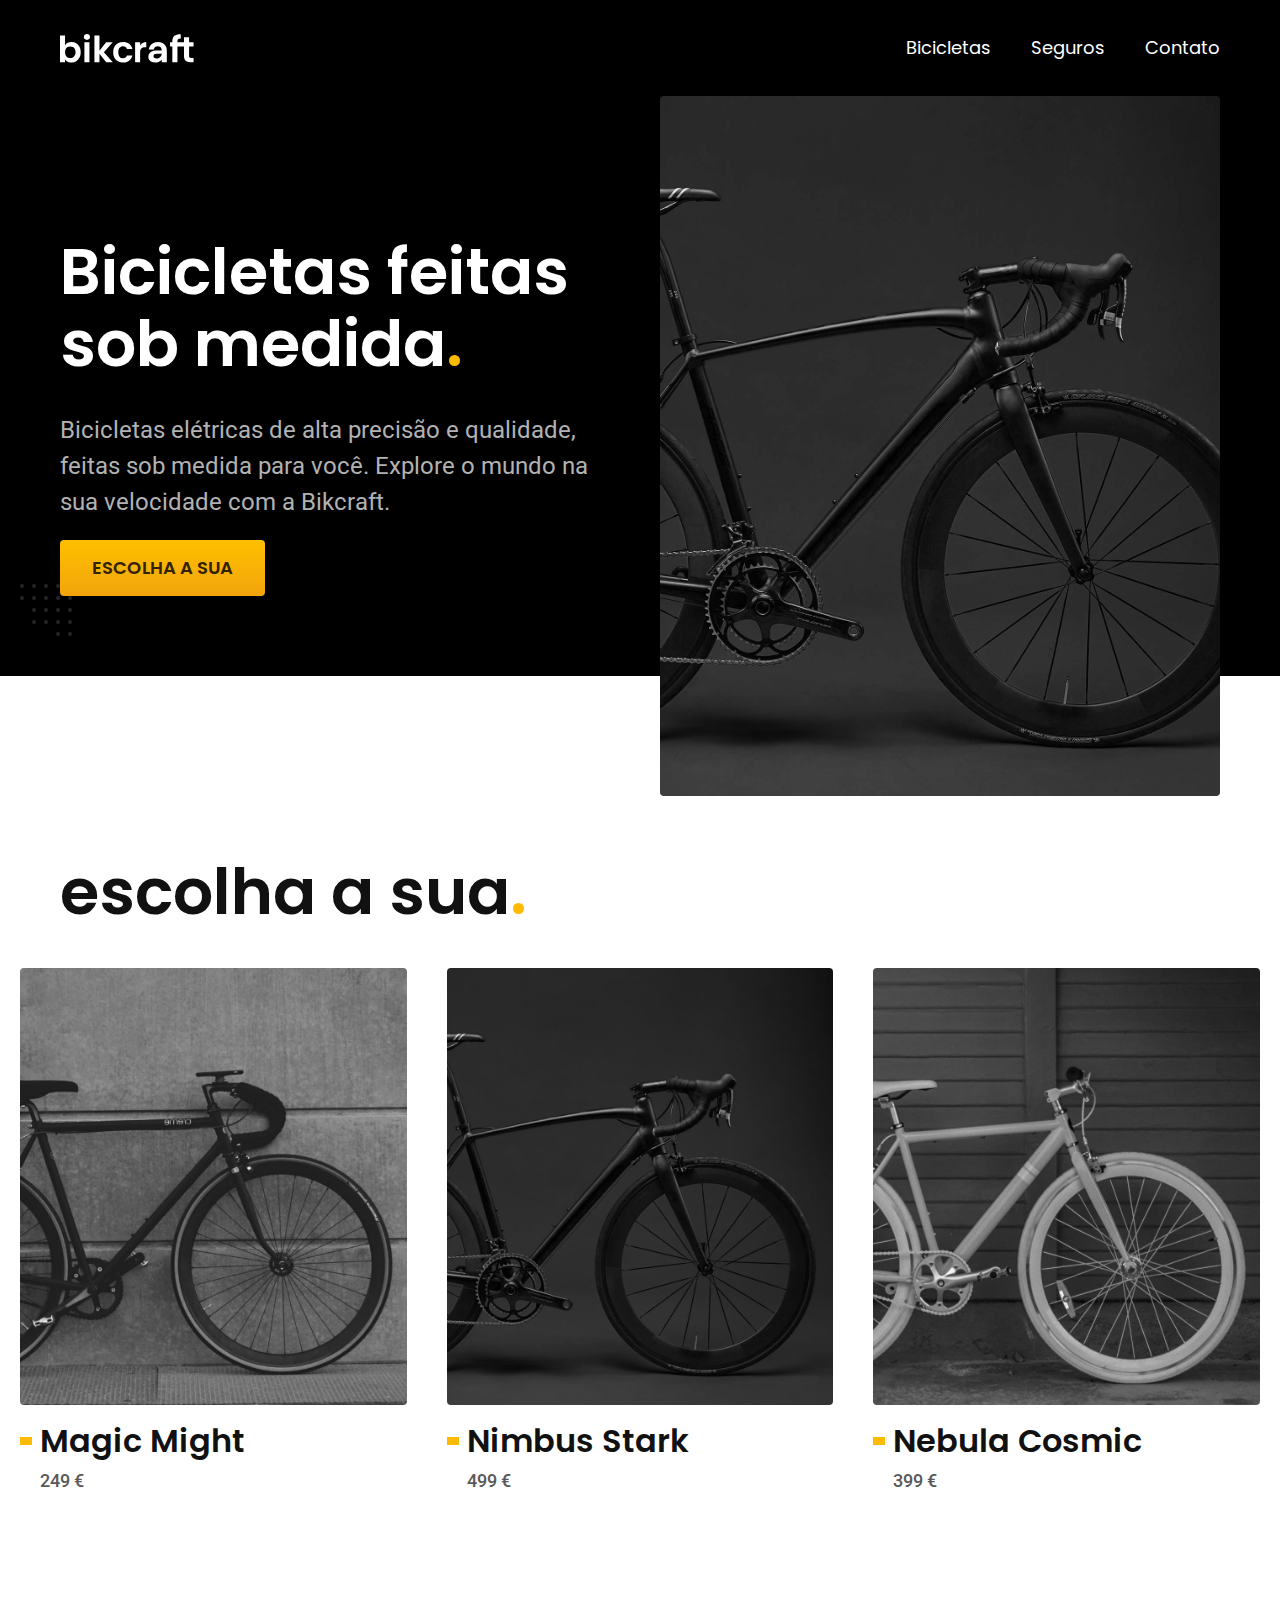
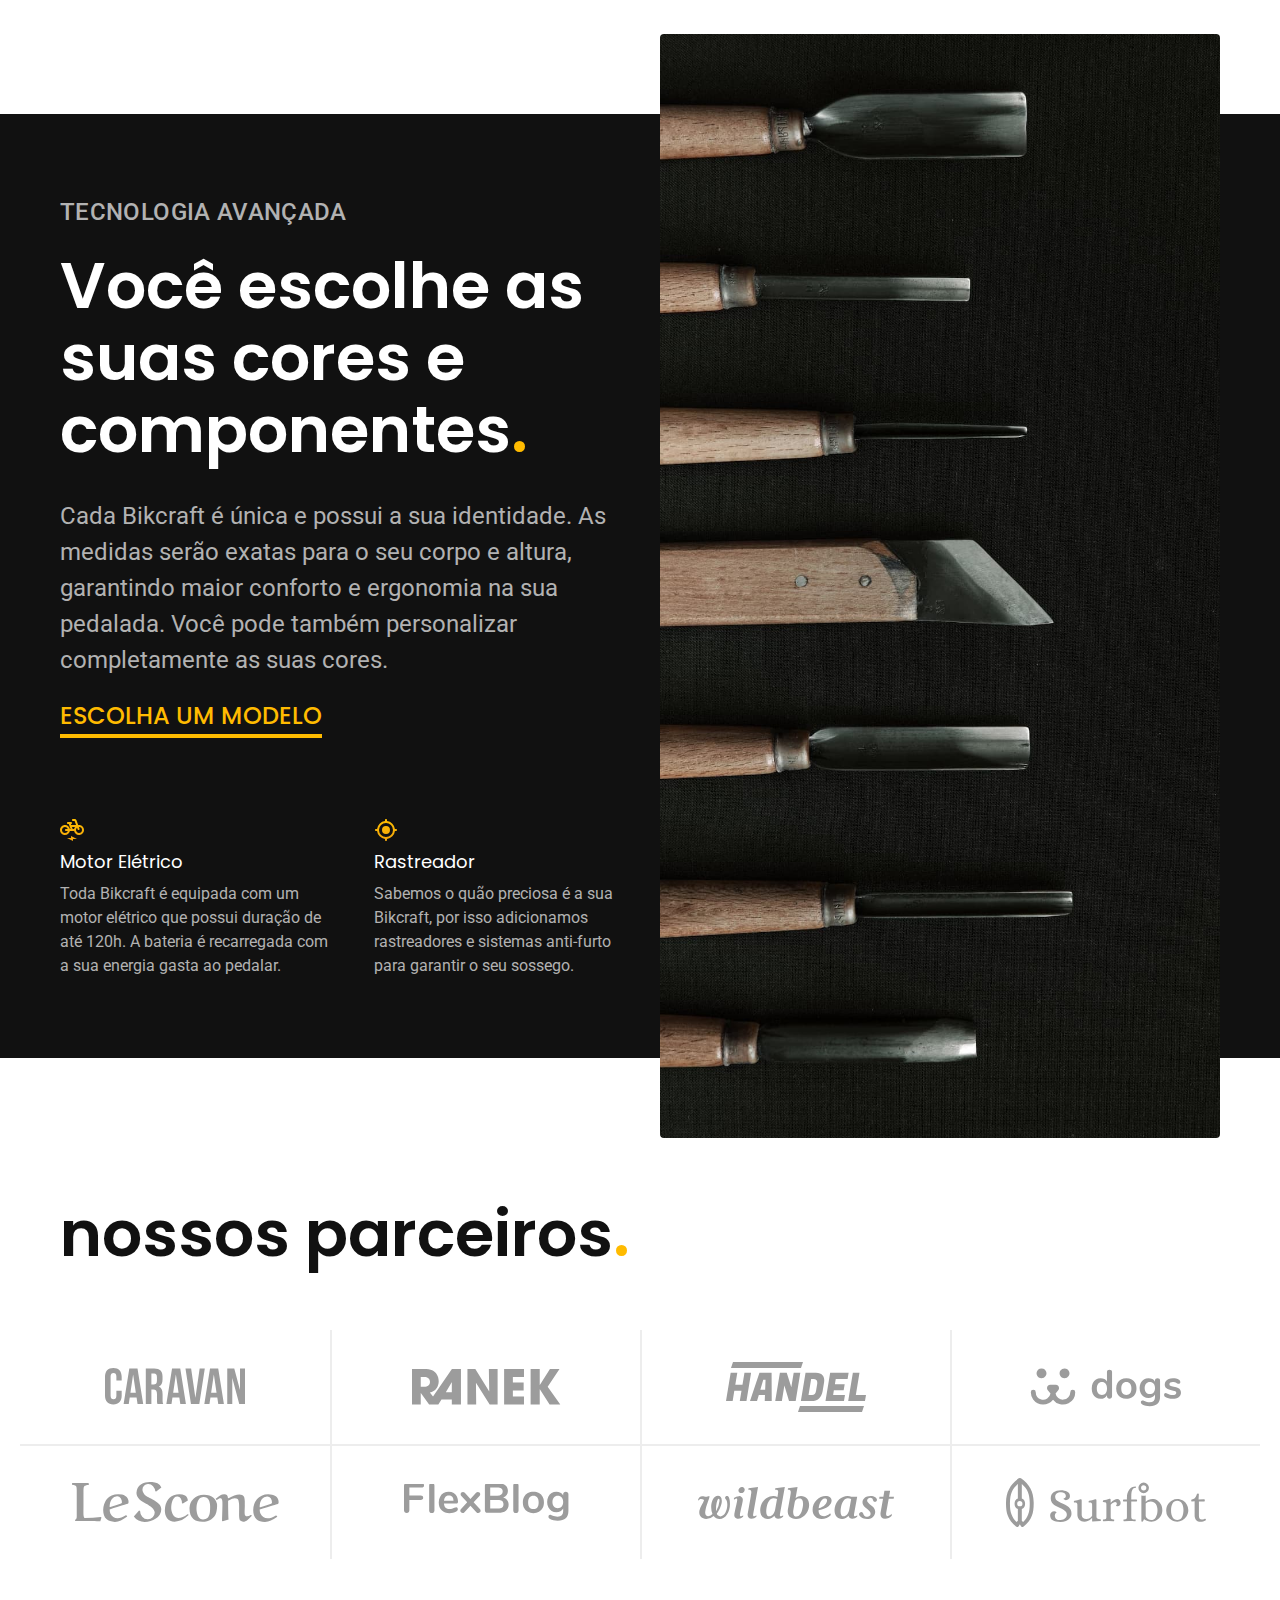
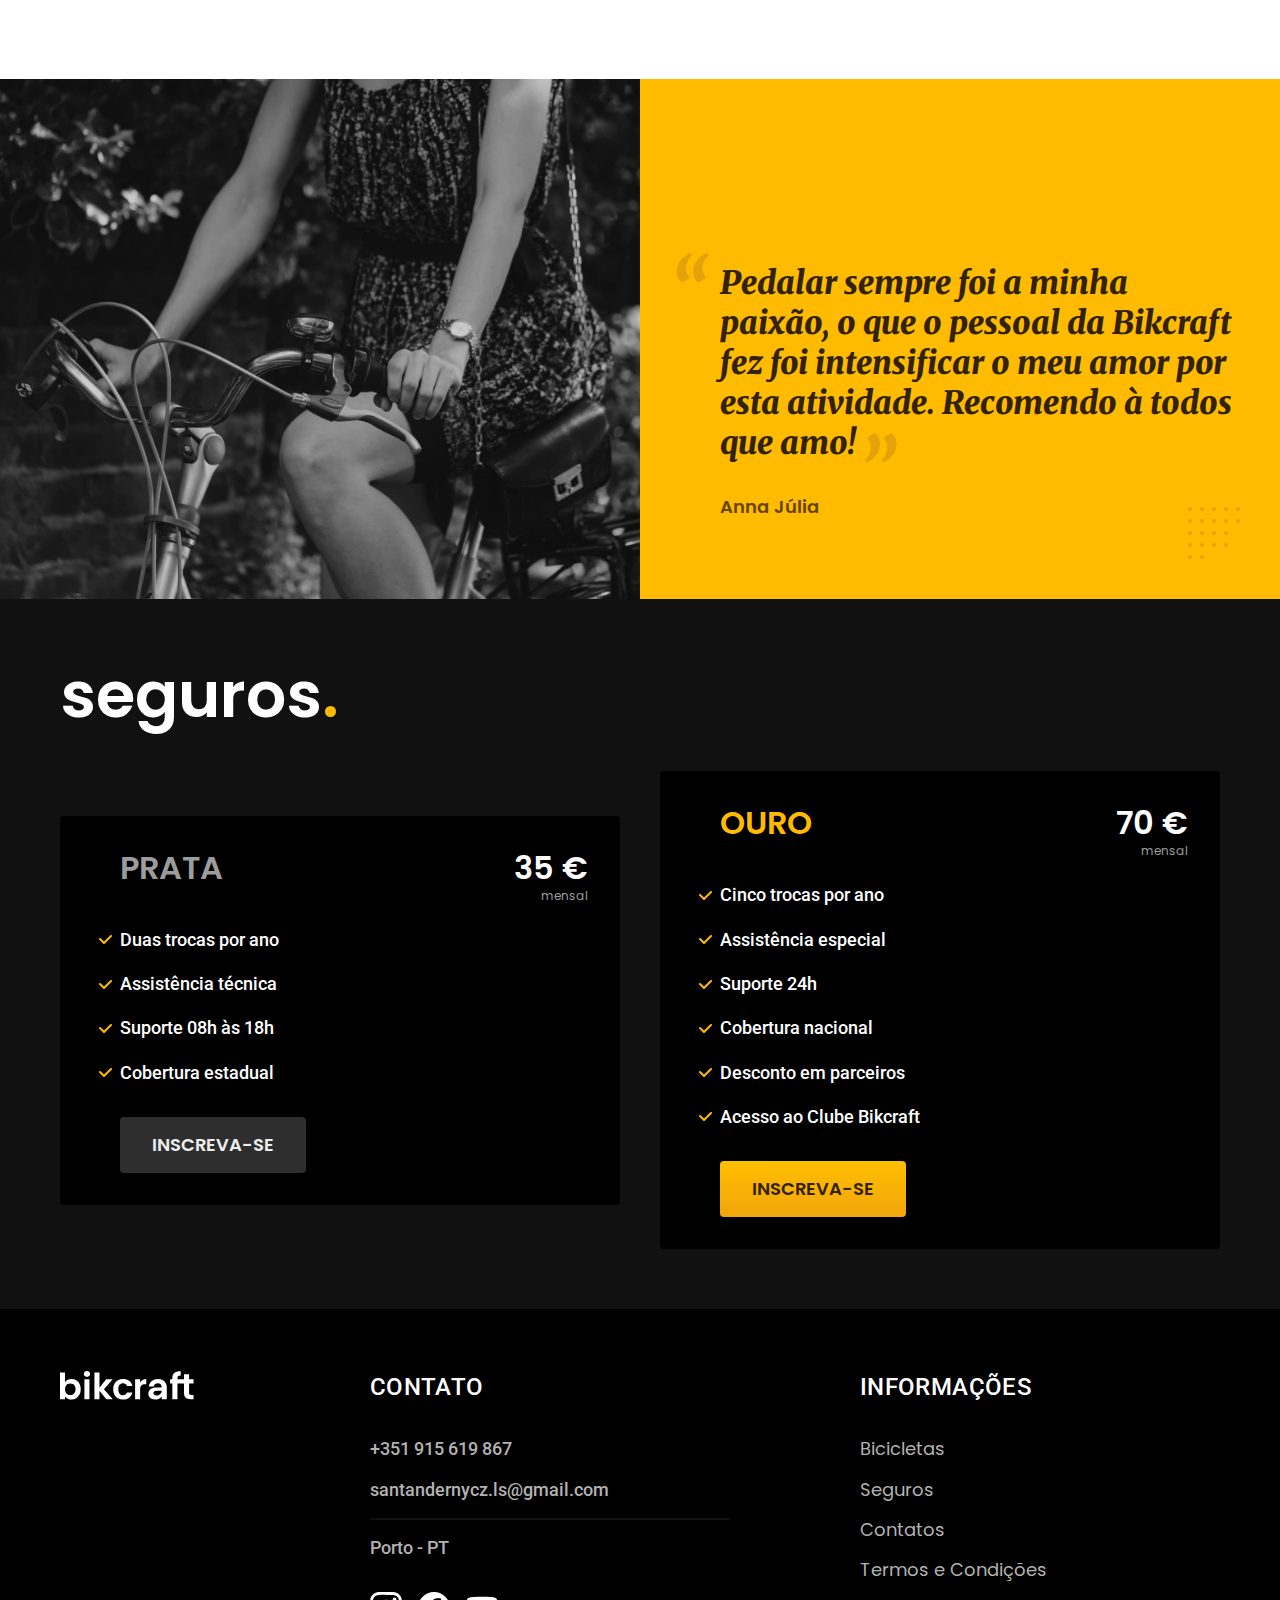
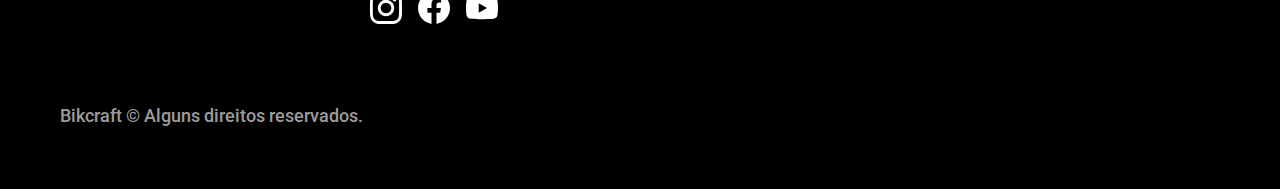
<file: index.html>
<!DOCTYPE html>
<html lang="pt-br">

<head>
  <meta charset="UTF-8">
  <meta name="viewport" content="width=device-width, initial-scale=1.0">

  <title>Bikcraft - Bicicletas Elétricas</title>
  <meta name="description" content="Bicicletas elétricas de alta precisão e qualidade, feitas sob medida para o cliente. Explore o mundo na sua velocidade com a Bikcraft.">

  <link rel="icon" href="./favicon.svg" type="image/svg+xml">
  <link rel="preload" href="./css/style.min.css" as="style">
  <link rel="stylesheet" href="./css/style.min.css">
  <script>
    document.documentElement.classList.add('js');
  </script>

  <link rel="preconnect" href="https://fonts.bunny.net">
  <link href="https://fonts.bunny.net/css?family=merriweather:900i|poppins:400,600|roboto:400,500" rel="stylesheet" />
</head>

<body>
  <header class="header-bg">
    <div class="header container">
      <a href="./">
        <img src="./img/bikcraft.svg" width="136" height="32" alt="Bikcraft">
      </a>

      <nav aria-label="primaria">
        <ul class="header-menu font-1-m cor-0">
          <li><a href="./bicicletas.html">Bicicletas</a></li>
          <li><a href="./seguros.html">Seguros</a></li>
          <li><a href="./contato.html">Contato</a></li>
        </ul>
      </nav>
    </div>
  </header>

  <main class="introducao-bg">
    <div class="introducao container">
      <div class="introducao-conteudo">
        <h1 class="font-1-xxl cor-0 fadeInLeft" data-anime="200">Bicicletas feitas sob medida<span class="cor-p1">.</span></h1>
        <p class="font-2-l cor-5 fadeInLeft" data-anime="400">Bicicletas elétricas de alta precisão e qualidade, feitas sob medida para você. Explore o mundo na sua velocidade com a Bikcraft.</p>
        <a class="botao fadeInLeft" data-anime="600" href="./bicicletas.html">Escolha a sua</a>
      </div>
      <picture data-anime="800" class="fadeInLeft">
        <source media="(max-width: 800px)" srcset="./img/bicicletas/nimbus.jpg">
        <img src="./img/fotos/introducao.jpg" width="1280" height="1600" alt="Bicicleta elétrica preta.">
      </picture>
    </div>
  </main>

  <article class="bicicletas-lista">
    <h2 class="container font-1-xxl">escolha a sua<span class="cor-p1">.</span></h2>

    <ul>
      <li>
        <a href="./bicicletas/magic.html">
          <img src="./img/bicicletas/magic-home.jpg" width="920" height="1040" alt="Bicicleta preta">
          <h3 class="font-1-xl">Magic Might</h3>
          <span class="font-2-m cor-8">249 €</span>
        </a>
      </li>
      <li>
        <a href="./bicicletas/nimbus.html">
          <img src="./img/bicicletas/nimbus-home.jpg" width="920" height="1040" alt="Bicicleta preta">
          <h3 class="font-1-xl">Nimbus Stark</h3>
          <span class="font-2-m cor-8">499 €</span>
        </a>
      </li>
      <li>
        <a href="./bicicletas/nebula.html">
          <img src="./img/bicicletas/nebula-home.jpg" width="920" height="1040" alt="Bicicleta preta">
          <h3 class="font-1-xl">Nebula Cosmic</h3>
          <span class="font-2-m cor-8">399 €</span>
        </a>
      </li>
    </ul>
  </article>

  <article class="tecnologia-bg">
    <div class="tecnologia container">
      <div class="tecnologia-conteudo">
        <span class="font-2-l-b cor-5">Tecnologia Avançada</span>
        <h2 class="font-1-xxl cor-0">Você escolhe as suas cores e componentes<span class="cor-p1">.</span></h2>
        <p class="font-2-l cor-5">Cada Bikcraft é única e possui a sua identidade. As medidas serão exatas para o seu corpo e altura, garantindo maior conforto e ergonomia na sua pedalada. Você pode também personalizar completamente as suas cores.</p>
        <a class="link" href="./bicicletas.html">Escolha um modelo</a>
        <div class="tecnologia-vantagens">
          <div>
            <img src="./img/icones/eletrica.svg" width="24" height="24" alt="">
            <h3 class="font-1-m cor-0">Motor Elétrico</h3>
            <p class="font-2-s cor-5">Toda Bikcraft é equipada com um motor elétrico que possui duração de até 120h. A bateria é recarregada com a sua energia gasta ao pedalar.</p>
          </div>
          <div>
            <img src="./img/icones/rastreador.svg" width="24" height="24" alt="">
            <h3 class="font-1-m cor-0">Rastreador</h3>
            <p class="font-2-s cor-5">Sabemos o quão preciosa é a sua Bikcraft, por isso adicionamos rastreadores e sistemas anti-furto para garantir o seu sossego.</p>
          </div>
        </div>
      </div>
      <div class="tecnologia-imagem">
        <img src="./img/fotos/tecnologia.jpg" width="1200" height="1920" alt="">
      </div>
    </div>
  </article>

  <section class="parceiros" aria-label="Nossos parceiros">
    <h2 class="container font-1-xxl">nossos parceiros<span class="cor-p1">.</span></h2>

    <ul>
      <li><img src="./img/parceiros/caravan.svg" width="140" height="38" alt="caravan"></li>
      <li><img src="./img/parceiros/ranek.svg" width="149" height="36" alt="ranek"></li>
      <li><img src="./img/parceiros/handel.svg" width="140" height="50" alt="handel"></li>
      <li><img src="./img/parceiros/dogs.svg" width="152" height="39" alt="dogs"></li>
      <li><img src="./img/parceiros/lescone.svg" width="208" height="41" alt="lescone"></li>
      <li><img src="./img/parceiros/flexblog.svg" width="165" height="38" alt="flexblog"></li>
      <li><img src="./img/parceiros/wildbeast.svg" width="196" height="34" alt="wildbeast"></li>
      <li><img src="./img/parceiros/surfbot.svg" width="200" height="49" alt="surfbot"></li>
    </ul>
  </section>


  <section class="depoimento" aria-label="Depoimento">
    <div>
      <img src="./img/fotos/depoimento.jpg" width="1560" height="1360" alt="Pessoa pedalando uma bicicleta Bikcraft">
    </div>
    <div class="depoimento-conteudo">
      <blockquote class="font-1-xl cor-p5">
        <p>Pedalar sempre foi a minha paixão, o que o pessoal da Bikcraft fez foi intensificar o meu amor por esta atividade. Recomendo à todos que amo!</p>
      </blockquote>
      <span class="font-1-m-b cor-p4">Anna Júlia</span>
    </div>
  </section>

  <article class="seguros-bg">
    <div class="seguros container">
      <h2 class="font-1-xxl cor-0">seguros<span class="cor-p1">.</span></h2>
      <div class="seguros-item">
        <h3 class="font-1-xl cor-6">PRATA</h3>
        <span class="font-1-xl cor-0">35 € <span class="font-1-xs cor-6">mensal</span></span>
        <ul class="font-2-m cor-0">
          <li>Duas trocas por ano</li>
          <li>Assistência técnica</li>
          <li>Suporte 08h às 18h</li>
          <li>Cobertura estadual</li>
        </ul>
        <a class="botao secundario" href="./orcamento.html">Inscreva-se</a>
      </div>

      <div class="seguros-item">
        <h3 class="font-1-xl cor-p1">OURO</h3>
        <span class="font-1-xl cor-0">70 € <span class="font-1-xs cor-6">mensal</span></span>
        <ul class="font-2-m cor-0">
          <li>Cinco trocas por ano</li>
          <li>Assistência especial</li>
          <li>Suporte 24h</li>
          <li>Cobertura nacional</li>
          <li>Desconto em parceiros</li>
          <li>Acesso ao Clube Bikcraft</li>
        </ul>
        <a class="botao" href="./orcamento.html">Inscreva-se</a>
      </div>
    </div>
  </article>

  <footer class="footer-bg">
    <div class="footer container">
      <img src="./img/bikcraft.svg" width="136" height="32" alt="Bikcraft">
      <div class="footer-contato">
        <h3 class="font-2-l-b cor-0">Contato</h3>
        <ul class="font-2-m cor-5">
          <li><a href="tel::+351915619867">+351 915 619 867</a></li>
          <li><a href="mailto:santandernycz.ls@gmail.com">santandernycz.ls@gmail.com</a></li>
          <li>Porto - PT</li>
        </ul>
        <div class="footer-redes">
          <a href="">
            <img src="./img/redes/instagram.svg" width="32" height="32" alt="Instagram">
          </a>
          <a href="">
            <img src="./img/redes/facebook.svg" width="32" height="32" alt="facebook">
          </a>
          <a href="">
            <img src="./img/redes/youtube.svg" width="32" height="32" alt="youtube">
          </a>
        </div>
      </div>
      <div class="footer-informacoes">
        <h3 class="font-2-l-b cor-0">Informações</h3>
        <nav>
          <ul class="font-1-m cor-5">
            <li><a href="./bicicletas.html">Bicicletas</a></li>
            <li><a href="./seguros.html">Seguros</a></li>
            <li><a href="./contatos.html">Contatos</a></li>
            <li><a href="./termos.html">Termos e Condições</a></li>
          </ul>
        </nav>
      </div>
      <p class="footer-copy font-2-m cor-6">Bikcraft © Alguns direitos reservados.</p>
    </div>
  </footer>

  <script src="./js/plugins/simple-anime.js"></script>
  <script src="./js/script.js"></script>
</body>

</html>
</file>
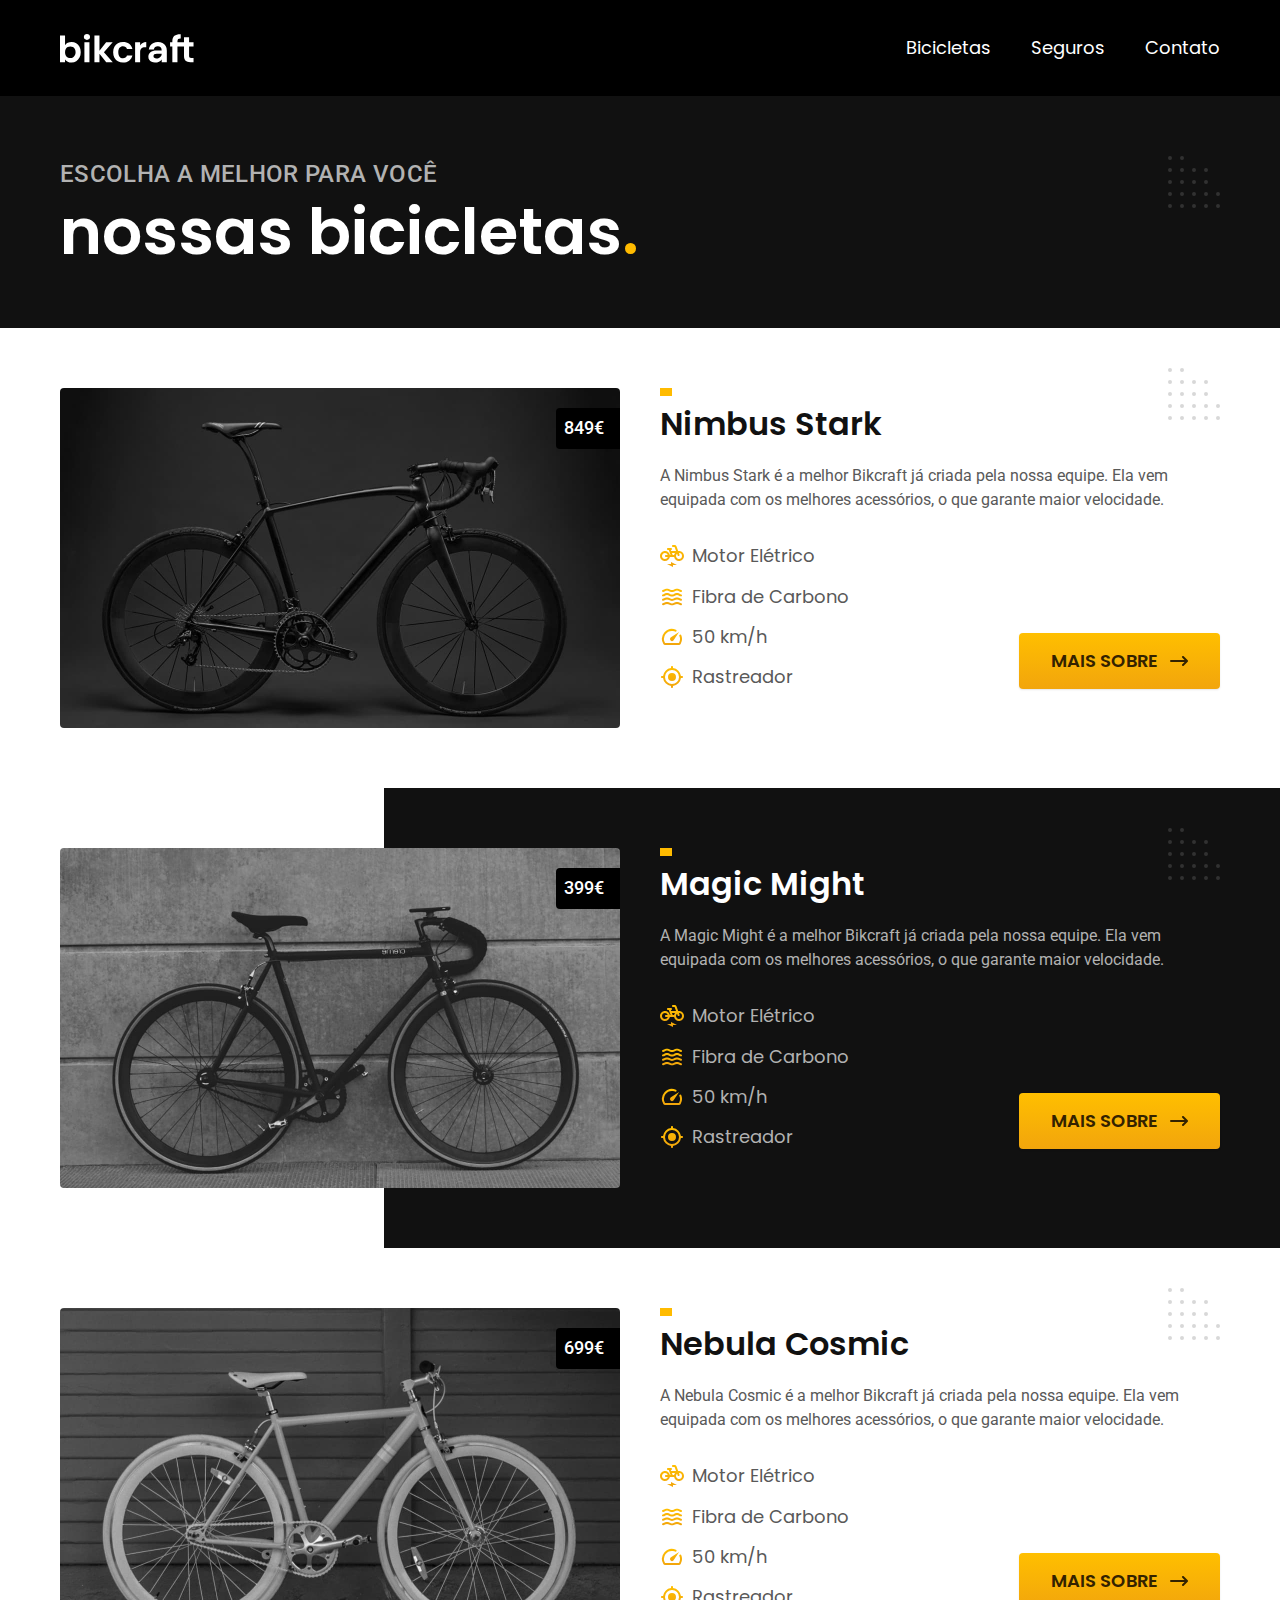
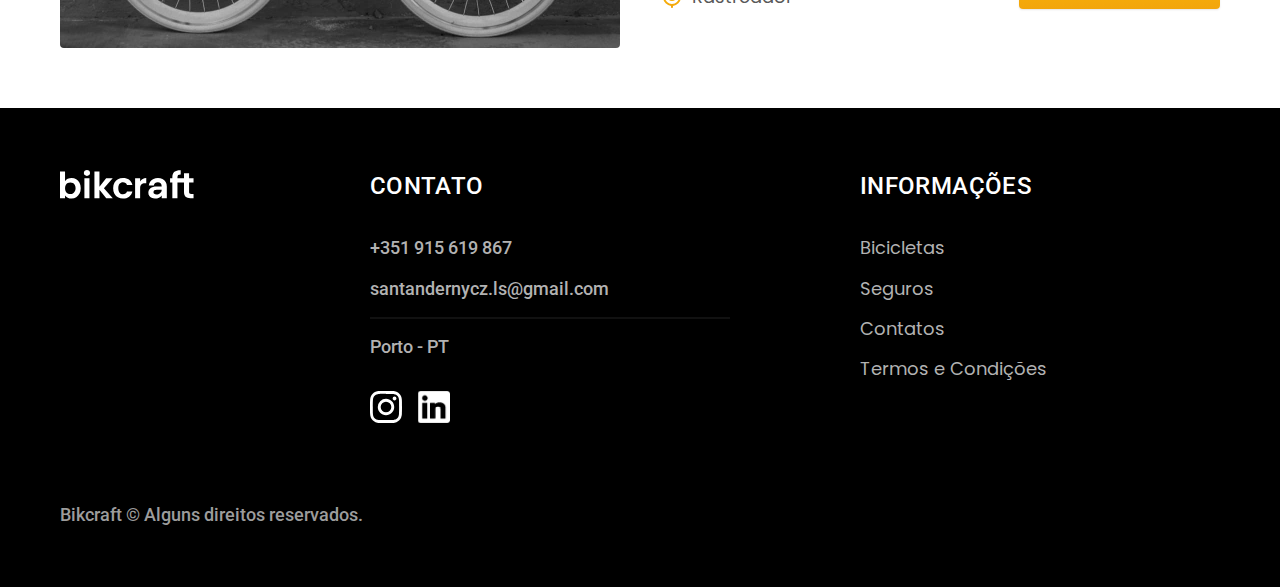
<file: bicicletas.html>
<!DOCTYPE html>
<html lang="pt-br">

<head>
  <meta charset="UTF-8">
  <meta name="viewport" content="width=device-width, initial-scale=1.0">

  <title>Bicicletas | Bikcraft</title>
  <meta name="description" content="Bicicletas">

  <link rel="icon" href="./favicon.svg" type="image/svg+xml">
  <link rel="preload" href="./css/style.min.css" as="style">
  <link rel="stylesheet" href="./css/style.min.css">
  <script>
    document.documentElement.classList.add('js');
  </script>

  <link rel="preconnect" href="https://fonts.bunny.net">
  <link href="https://fonts.bunny.net/css?family=merriweather:900i|poppins:400,600|roboto:400,500" rel="stylesheet" />
</head>

<body id="bicicletas">
  <header class="header-bg">
    <div class="header container">
      <a href="./">
        <img src="./img/bikcraft.svg" alt="Bikcraft">
      </a>

      <nav aria-label="primaria">
        <ul class="header-menu font-1-m cor-0">
          <li><a href="./bicicletas.html">Bicicletas</a></li>
          <li><a href="./seguros.html">Seguros</a></li>
          <li><a href="./contato.html">Contato</a></li>
        </ul>
      </nav>
    </div>
  </header>

  <main>
    <div class="titulo-bg">
      <div class="titulo container">
        <p class="font-2-l-b cor-5">Escolha a melhor para você</p>
        <h1 class="font-1-xxl cor-0">nossas bicicletas<span class="cor-p1">.</span></h1>
      </div>
    </div>

    <div class="bicicletas container">
      <div class="bicicletas-imagem">
        <img src="./img/bicicletas/nimbus.jpg" alt="Bicicleta preta">
        <span class="font-2-m cor-0">849€</span>
      </div>
      <div class="bicicletas-conteudo">
        <h2 class="font-1-xl">Nimbus Stark</h2>
        <p class="font-2-s cor-8">A Nimbus Stark é a melhor Bikcraft já criada pela nossa equipe. Ela vem equipada com os melhores acessórios, o que garante maior velocidade.</p>
        <ul class="font-1-m cor-8">
          <li>
            <img src="./img/icones/eletrica.svg" alt="">
            Motor Elétrico
          </li>
          <li>
            <img src="./img/icones/carbono.svg" alt="">
            Fibra de Carbono
          </li>
          <li>
            <img src="./img/icones/velocidade.svg" alt="">
            50 km/h
          </li>
          <li>
            <img src="./img/icones/rastreador.svg" alt="">
            Rastreador
          </li>
        </ul>
        <a class="botao seta" href="./bicicletas/nimbus.html">Mais Sobre</a>
      </div>
    </div>

    <div class="bicicletas-bg">
      <div class="bicicletas container">
        <div class="bicicletas-imagem">
          <img src="./img/bicicletas/magic.jpg" alt="Bicicleta preta">
          <span class="font-2-m cor-0">399€</span>
        </div>
        <div class="bicicletas-conteudo">
          <h2 class="font-1-xl cor-0">Magic Might</h2>
          <p class="font-2-s cor-5">A Magic Might é a melhor Bikcraft já criada pela nossa equipe. Ela vem equipada com os melhores acessórios, o que garante maior velocidade.</p>
          <ul class="font-1-m cor-5">
            <li>
              <img src="./img/icones/eletrica.svg" alt="">
              Motor Elétrico
            </li>
            <li>
              <img src="./img/icones/carbono.svg" alt="">
              Fibra de Carbono
            </li>
            <li>
              <img src="./img/icones/velocidade.svg" alt="">
              50 km/h
            </li>
            <li>
              <img src="./img/icones/rastreador.svg" alt="">
              Rastreador
            </li>
          </ul>
          <a class="botao seta" href="./bicicletas/magic.html">Mais Sobre</a>
        </div>
      </div>
    </div>

    <div class="bicicletas container">
      <div class="bicicletas-imagem">
        <img src="./img/bicicletas/nebula.jpg" alt="Bicicleta preta">
        <span class="font-2-m cor-0">699€</span>
      </div>
      <div class="bicicletas-conteudo">
        <h2 class="font-1-xl">Nebula Cosmic</h2>
        <p class="font-2-s cor-8">A Nebula Cosmic é a melhor Bikcraft já criada pela nossa equipe. Ela vem equipada com os melhores acessórios, o que garante maior velocidade.</p>
        <ul class="font-1-m cor-8">
          <li>
            <img src="./img/icones/eletrica.svg" alt="">
            Motor Elétrico
          </li>
          <li>
            <img src="./img/icones/carbono.svg" alt="">
            Fibra de Carbono
          </li>
          <li>
            <img src="./img/icones/velocidade.svg" alt="">
            50 km/h
          </li>
          <li>
            <img src="./img/icones/rastreador.svg" alt="">
            Rastreador
          </li>
        </ul>
        <a class="botao seta" href="./bicicletas/nebula.html">Mais Sobre</a>
      </div>
    </div>
  </main>

  <footer class="footer-bg">
    <div class="footer container">
      <img src="./img/bikcraft.svg" alt="Bikcraft">
      <div class="footer-contato">
        <h3 class="font-2-l-b cor-0">Contato</h3>
        <ul class="font-2-m cor-5">
          <li><a href="tel::+351915619867">+351 915 619 867</a></li>
          <li><a href="mailto">santandernycz.ls@gmail.com</a></li>
          <li>Porto - PT</li>
        </ul>
        <div class="footer-redes">
          <a href=""><img src="./img/redes/instagram.svg" alt="Instagram"></a>
          <a href=""><img class="linkedin" src="./img/redes/linkedin.svg" alt="LinkedIn"></a>
        </div>
      </div>
      <div class="footer-informacoes">
        <h3 class="font-2-l-b cor-0">Informações</h3>
        <nav>
          <ul class="font-1-m cor-5">
            <li><a href="./bicicletas.html">Bicicletas</a></li>
            <li><a href="./seguros.html">Seguros</a></li>
            <li><a href="./contatos.html">Contatos</a></li>
            <li><a href="./termos.html">Termos e Condições</a></li>
          </ul>
        </nav>
      </div>
      <p class="footer-copy font-2-m cor-6">Bikcraft © Alguns direitos reservados.</p>
    </div>
  </footer>
  <script src="./js/script.js"></script>
</body>

</html>
</file>
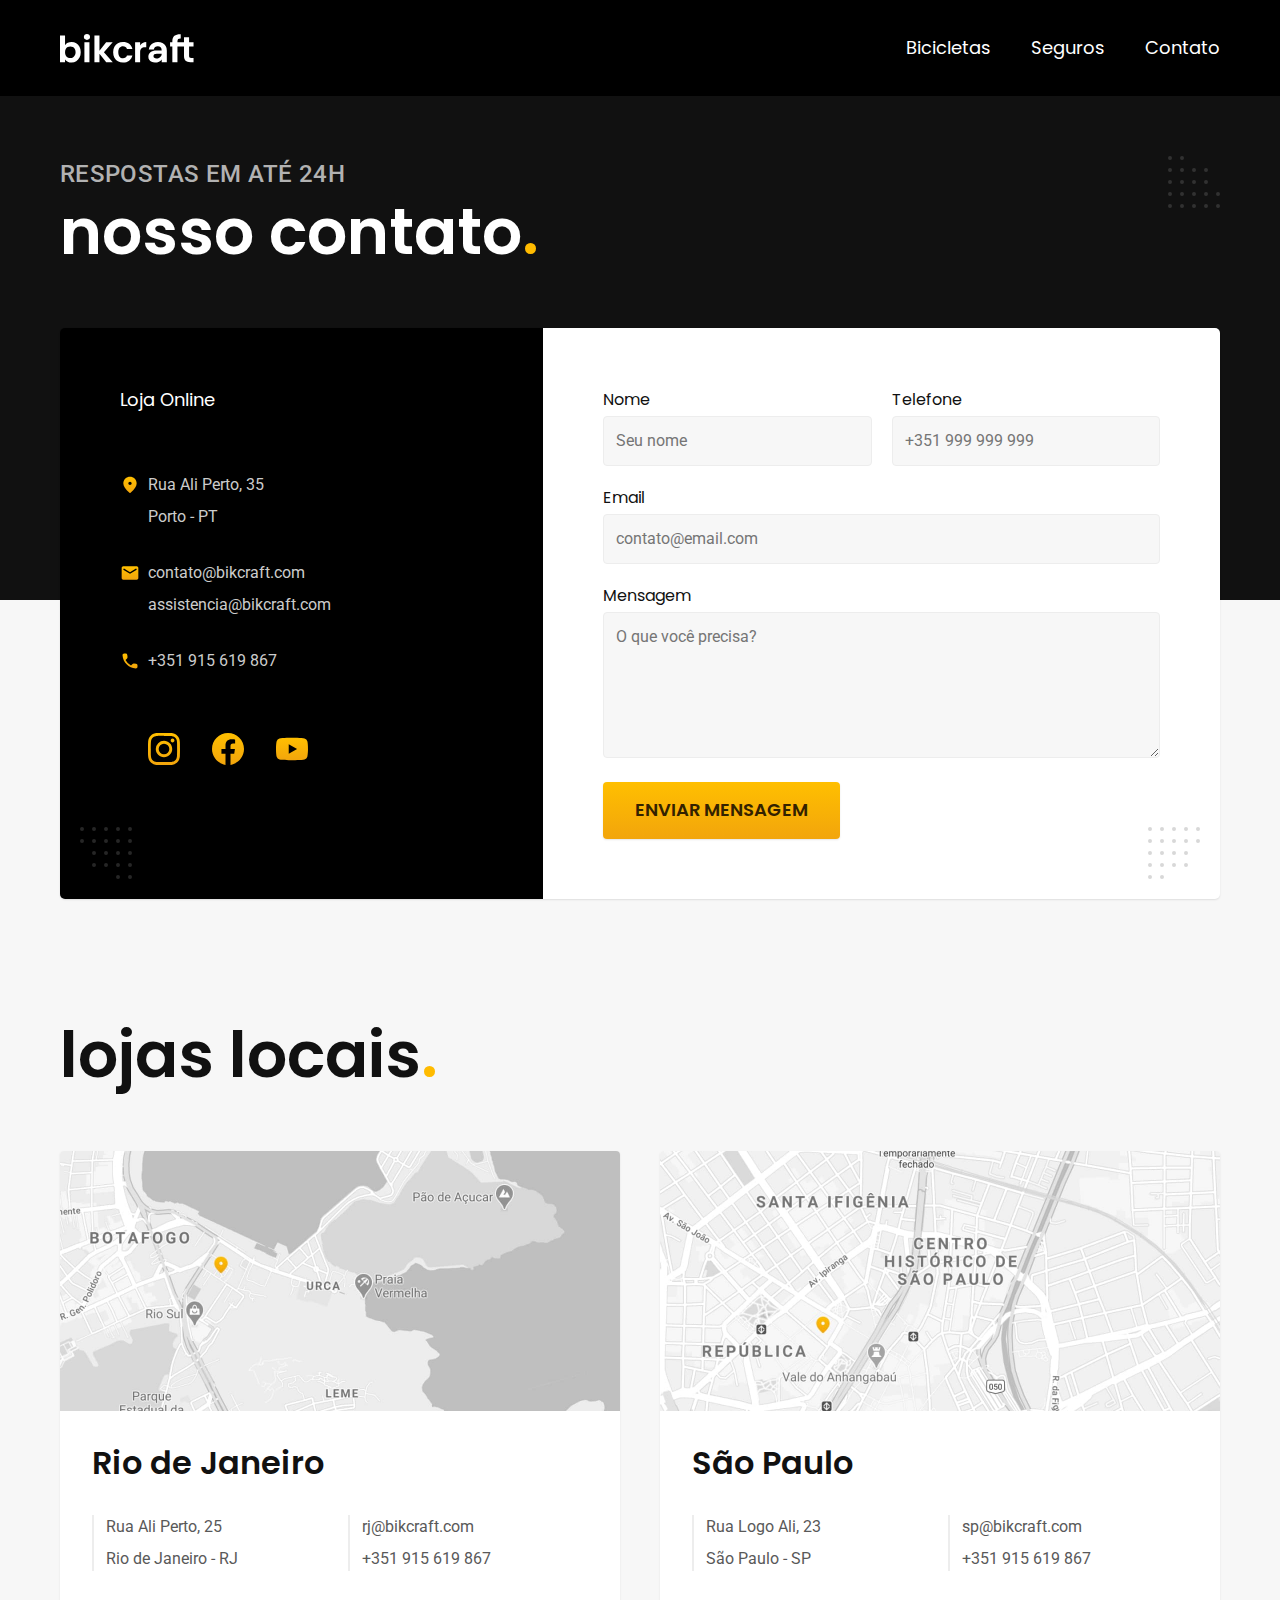
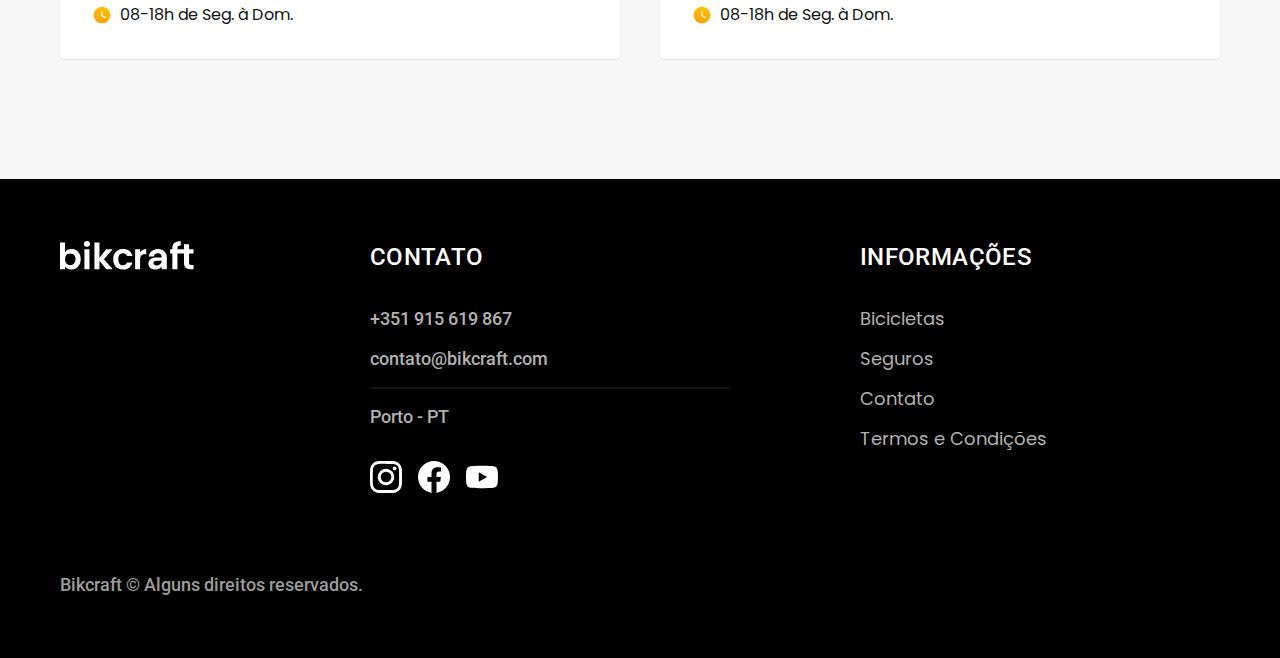
<file: contato.html>
<!DOCTYPE html>
<html lang="pt-br">

<head>
  <meta charset="UTF-8">
  <meta name="viewport" content="width=device-width, initial-scale=1.0">

  <title>Contato | Bikcraft</title>
  <meta name="description" content="Contato.">

  <link rel="icon" href="./favicon.svg" type="image/svg+xml">
  <link rel="preload" href="./css/style.min.css" as="style">
  <link rel="stylesheet" href="./css/style.min.css">
  <script>
    document.documentElement.classList.add('js');
  </script>

  <link rel="preconnect" href="https://fonts.bunny.net">
  <link href="https://fonts.bunny.net/css?family=merriweather:900i|poppins:400,600|roboto:400,500" rel="stylesheet" />
</head>

<body id="contato">
  <header class="header-bg">
    <div class="header container">
      <a href="./">
        <img src="./img/bikcraft.svg" alt="Bikcraft">
      </a>

      <nav aria-label="primaria">
        <ul class="header-menu font-1-m cor-0">
          <li><a href="./bicicletas.html">Bicicletas</a></li>
          <li><a href="./seguros.html">Seguros</a></li>
          <li><a href="./contato.html">Contato</a></li>
        </ul>
      </nav>
    </div>
  </header>

  <main>
    <div class="titulo-bg">
      <div class="titulo container">
        <p class="font-2-l-b cor-5">Respostas em até 24h</p>
        <h1 class="font-1-xxl cor-0">nosso contato<span class="cor-p1">.</span></h1>
      </div>
    </div>

    <div class="contato container">
      <section class="contato-dados" aria-label="Endereço">
        <h2 class="font-1-m cor-0">Loja Online</h2>
        <div class="contato-endereco font-2-s cor-4">
          <p>Rua Ali Perto, 35</p>
          <p>Porto - PT</p>
        </div>
        <address class="contato-meios font-2-s cor-4">
          <a href="mailto:contato@bikcraft.com">contato@bikcraft.com</a>
          <a href="mailto:assistencia@bikcraft.com">assistencia@bikcraft.com</a>
          <a href="tel:+351915619867">+351 915 619 867</a>
        </address>
        <div class="contato-redes">
          <a href="./">
            <img src="./img/redes/instagram-p.svg" alt="Instagram">
          </a>
          <a href="./">
            <img src="./img/redes/facebook-p.svg" alt="Facebook">
          </a>
          <a href="./">
            <img src="./img/redes/youtube-p.svg" alt="Youtube">
          </a>
        </div>
      </section>
      <section class="contato-formulario" aria-label="Formulário">
        <form class="form" action="./contato.html">
          <div>
            <label for="nome">Nome</label>
            <input type="text" name="nome" id="nome" placeholder="Seu nome">
          </div>
          <div>
            <label for="telefone">Telefone</label>
            <input type="text" name="telefone" id="telefone" placeholder="+351 999 999 999">
          </div>
          <div class="col-2">
            <label for="email">Email</label>
            <input type="text" name="email" id="email" placeholder="contato@email.com">
          </div>
          <div class="col-2">
            <label for="mensagem">Mensagem</label>
            <textarea rows='5' name="mensagem" id="mensagem" placeholder="O que você precisa?"></textarea>
          </div>
          <button class="botao col-2">Enviar Mensagem</button>
        </form>
      </section>
    </div>
  </main>

  <article class="lojas container">
    <h2 class="font-1-xxl">lojas locais<span class="cor-p1">.</span></h2>
    <div class="lojas-item">
      <img src="./img/lojas/rj.jpg" alt="mapa marcando o endereço em Rua Ali Perto, 25 - Rio de Janeiro - RJ">
      <div class="lojas-conteudo">
        <h3 class="font-1-xl">Rio de Janeiro</h3>
        <div class="lojas-dados font-2-s cor-8">
          <p>Rua Ali Perto, 25</p>
          <p>Rio de Janeiro - RJ</p>
        </div>
        <div class="lojas-dados font-2-s cor-8">
          <a href="mailto:rj@bikcraft.com">rj@bikcraft.com</a>
          <a href="tel:+351915619867">+351 915 619 867</a>
        </div>
        <p class="lojas-tempo font-1-s"><img src="./img/icones/horario.svg" alt="">08-18h de Seg. à Dom.</p>
      </div>
    </div>

    <div class="lojas-item">
      <img src="./img/lojas/sp.jpg" alt="mapa marcando o endereço em Rua Logo Ali, 23 - São Paulo - SP">
      <div class="lojas-conteudo">
        <h3 class="font-1-xl">São Paulo</h3>
        <div class="lojas-dados font-2-s cor-8">
          <p>Rua Logo Ali, 23</p>
          <p>São Paulo - SP</p>
        </div>
        <div class="lojas-dados font-2-s cor-8">
          <a href="mailto:sp@bikcraft.com">sp@bikcraft.com</a>
          <a href="tel:+351915619867">+351 915 619 867</a>
        </div>
        <p class="lojas-tempo font-1-s"><img src="./img/icones/horario.svg" alt="">08-18h de Seg. à Dom.</p>
      </div>
    </div>
  </article>

  <footer class="footer-bg">
    <div class="footer container">
      <img src="./img/bikcraft.svg" alt="Bikcraft">
      <div class="footer-contato">
        <h3 class="font-2-l-b cor-0">Contato</h3>
        <ul class="font-2-m cor-5">
          <li><a href="tel::+351915619867">+351 915 619 867</a></li>
          <li><a href="mailto:contato@bikcraft.com">contato@bikcraft.com</a></li>
          <li>Porto - PT</li>
        </ul>
        <div class="footer-redes">
          <a href="./">
            <img src="./img/redes/instagram.svg" alt="Instagram">
          </a>
          <a href="./">
            <img src="./img/redes/facebook.svg" alt="Facebook">
          </a>
          <a href="./">
            <img src="./img/redes/youtube.svg" alt="Youtube">
          </a>
        </div>
      </div>
      <div class="footer-informacoes">
        <h3 class="font-2-l-b cor-0">Informações</h3>
        <nav>
          <ul class="font-1-m cor-5">
            <li><a href="./bicicletas.html">Bicicletas</a></li>
            <li><a href="./seguros.html">Seguros</a></li>
            <li><a href="./contato.html">Contato</a></li>
            <li><a href="./termos.html">Termos e Condições</a></li>
          </ul>
        </nav>
      </div>
      <p class="footer-copy font-2-m cor-6">Bikcraft © Alguns direitos reservados.</p>
    </div>
  </footer>
  <script src="./js/script.js"></script>
</body>

</html>
</file>
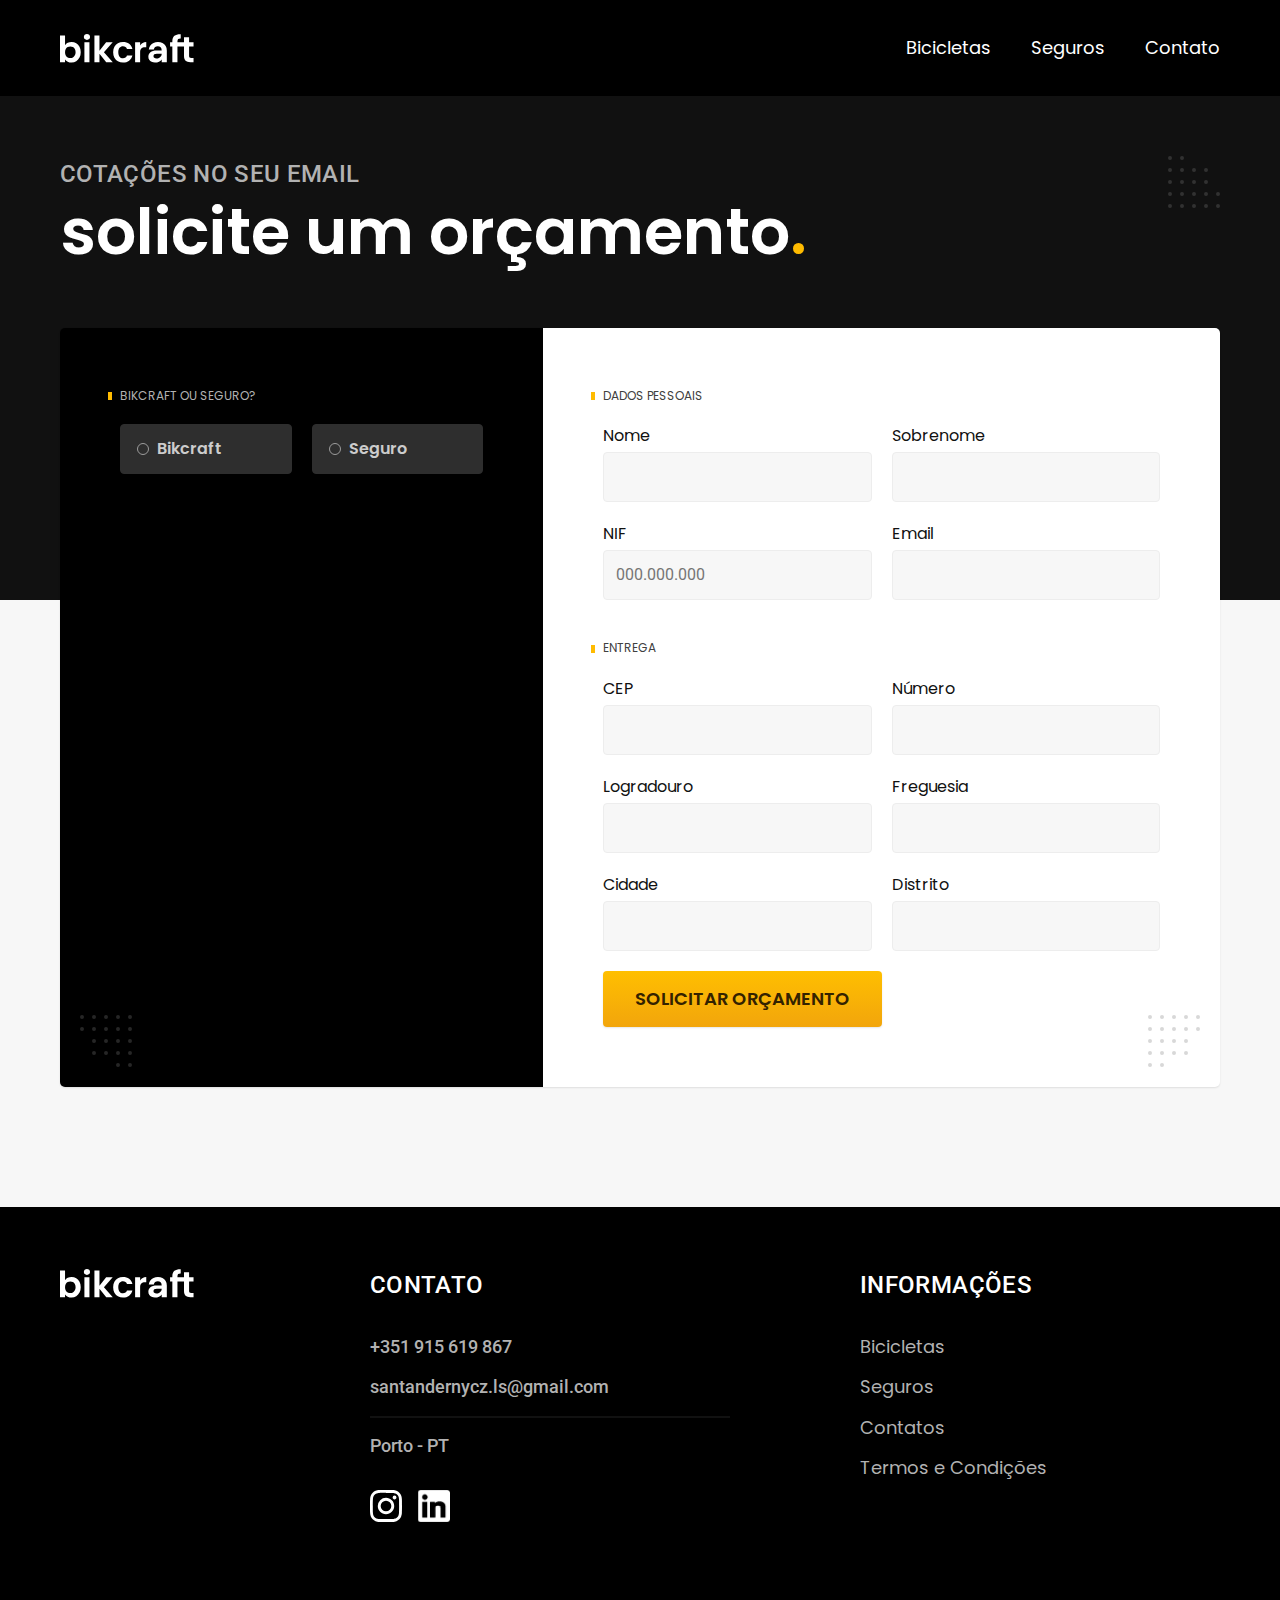
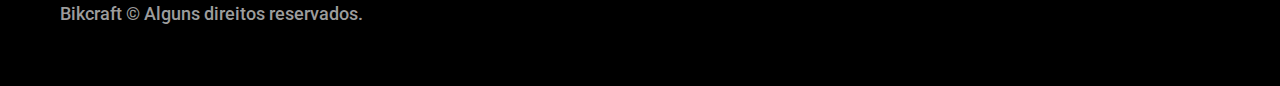
<file: orcamento.html>
<!DOCTYPE html>
<html lang="pt-br">

<head>
  <meta charset="UTF-8">
  <meta name="viewport" content="width=device-width, initial-scale=1.0">

  <title>Orçamento | Bikcraft</title>
  <meta name="description" content="Orçamento.">

  <link rel="icon" href="./favicon.svg" type="image/svg+xml">
  <link rel="preload" href="./css/style.min.css" as="style">
  <link rel="stylesheet" href="./css/style.min.css">
  <script>
    document.documentElement.classList.add('js');
  </script>

  <link rel="preconnect" href="https://fonts.bunny.net">
  <link href="https://fonts.bunny.net/css?family=merriweather:900i|poppins:400,600|roboto:400,500" rel="stylesheet" />
</head>

<body id="orcamento">
  <header class="header-bg">
    <div class="header container">
      <a href="./">
        <img src="./img/bikcraft.svg" alt="Bikcraft">
      </a>

      <nav aria-label="primaria">
        <ul class="header-menu font-1-m cor-0">
          <li><a href="./bicicletas.html">Bicicletas</a></li>
          <li><a href="./seguros.html">Seguros</a></li>
          <li><a href="./contato.html">Contato</a></li>
        </ul>
      </nav>
    </div>
  </header>

  <main>
    <div class="titulo-bg">
      <div class="titulo container">
        <p class="font-2-l-b cor-5">Cotações no seu email</p>
        <h1 class="font-1-xxl cor-0">solicite um orçamento<span class="cor-p1">.</span></h1>
      </div>
    </div>

    <form class="orcamento container" action="./">
      <div class="orcamento-produto">
        <h2 class="font-1-xs cor-5">Bikcraft ou Seguro?</h2>

        <input type="radio" name="tipo" value="bikcraft" id="bikcraft">
        <label for="bikcraft">Bikcraft</label>
        <div class="orcamento-detalhes">
          <ul class="font-1-xs cor-8">
            <li><img src="./img/icones/eletrica.svg" alt="">Motor Elétrico</li>
            <li><img src="./img/icones/carbono.svg" alt="">Fibra de Carbono</li>
            <li><img src="./img/icones/velocidade.svg" alt="">50 km/h</li>
            <li><img src="./img/icones/rastreador.svg" alt="">Rastreador</li>
          </ul>
          <img src="./img/bicicletas/nimbus.jpg" alt="Biciclet Preta">
        </div>

        <input type="radio" name="tipo" value="seguro" id="seguro">
        <label for="seguro">Seguro</label>


        <div class="orcamento-conteudo" id="orcamento-bikcraft">
          <h2 class="font-1-xs cor-5">Escolha a sua</h2>

          <input type="radio" name="produto" value="nimbus" id="nimbus">
          <label for="nimbus">Nimbus Stark <span>849 €</span></label>
          <div class="orcamento-detalhes">
            <ul class="font-1-xs cor-8">
              <li><img src="./img/icones/eletrica.svg" alt="">Motor Elétrico</li>
              <li><img src="./img/icones/carbono.svg" alt="">Fibra de Carbono</li>
              <li><img src="./img/icones/velocidade.svg" alt="">50 km/h</li>
              <li><img src="./img/icones/rastreador.svg" alt="">Rastreador</li>
            </ul>
            <img src="./img/bicicletas/nimbus.jpg" alt="Biciclet Preta">
          </div>

          <input type="radio" name="produto" value="magic" id="magic">
          <label for="magic">Magic Might <span>399 €</span></label>
          <div class="orcamento-detalhes">
            <ul class="font-1-xs cor-8">
              <li><img src="./img/icones/eletrica.svg" alt="">Motor Elétrico</li>
              <li><img src="./img/icones/carbono.svg" alt="">Fibra de Carbono</li>
              <li><img src="./img/icones/velocidade.svg" alt="">45 km/h</li>
              <li><img src="./img/icones/rastreador.svg" alt="">Rastreador</li>
            </ul>
            <img src="./img/bicicletas/magic.jpg" alt="Biciclet Preta">
          </div>

          <input type="radio" name="produto" value="nebula" id="nebula">
          <label for="nebula">Nebula Cosmic <span>699 €</span></label>
          <div class="orcamento-detalhes">
            <ul class="font-1-xs cor-8">
              <li><img src="./img/icones/eletrica.svg" alt="">Motor Elétrico</li>
              <li><img src="./img/icones/carbono.svg" alt="">Fibra de Carbono</li>
              <li><img src="./img/icones/velocidade.svg" alt="">40 km/h</li>
              <li><img src="./img/icones/rastreador.svg" alt="">Rastreador</li>
            </ul>
            <img src="./img/bicicletas/nebula.jpg" alt="Biciclet Branca">
          </div>
        </div>

        <div class="orcamento-conteudo" id="orcamento-seguro">
          <h2 class="font-1-xs cor-5">Escolha o plano</h2>

          <input type="radio" name="produto" value="prata" id="prata">
          <label for="prata">Prata <span>35 €</span></label>


          <input type="radio" name="produto" value="ouro" id="ouro">
          <label for="ouro">Ouro <span>70 €</span></label>

        </div>
      </div>

      <div class="orcamento-dados form">
        <h2 class="font-1-xs cor-9 col-2">dados pessoais</h2>
        <div>
          <label for="nome">Nome</label>
          <input type="text" name="nome" id="nome">
        </div>
        <div>
          <label for="sobrenome">Sobrenome</label>
          <input type="text" name="sobrenome" id="sobrenome">
        </div>
        <div>
          <label class="col-2" for="nif">NIF</label>
          <input type="text" name="nif" id="nif" placeholder="000.000.000">
        </div>
        <div>
          <label class="col-2" for="email">Email</label>
          <input type="email" name="email" id="email">
        </div>
        <h2 class="font-1-xs cor-9 col-2">entrega</h2>
        <div>
          <label for="cep">CEP</label>
          <input type="text" name="cep" id="cep">
        </div>
        <div>
          <label for="numero">Número</label>
          <input type="text" name="numero" id="numero">
        </div>
        <div>
          <label for="logradouro">Logradouro</label>
          <input type="text" name="logradouro" id="logradouro">
        </div>
        <div>
          <label for="freguesia">Freguesia</label>
          <input type="text" name="freguesia" id="freguesia">
        </div>
        <div>
          <label for="cidade">Cidade</label>
          <input type="text" name="cidade" id="cidade">
        </div>
        <div>
          <label for="distrito">Distrito</label>
          <input type="text" name="distrito" id="distrito">
        </div>
        <button class="botao col-2">Solicitar Orçamento</button>
    </form>
  </main>

  <footer class="footer-bg">
    <div class="footer container">
      <img src="./img/bikcraft.svg" alt="Bikcraft">
      <div class="footer-contato">
        <h3 class="font-2-l-b cor-0">Contato</h3>
        <ul class="font-2-m cor-5">
          <li><a href="tel::+351915619867">+351 915 619 867</a></li>
          <li><a href="mailto">santandernycz.ls@gmail.com</a></li>
          <li>Porto - PT</li>
        </ul>
        <div class="footer-redes">
          <a href=""><img src="./img/redes/instagram.svg" alt="Instagram"></a>
          <a href=""><img class="linkedin" src="./img/redes/linkedin.svg" alt="LinkedIn"></a>
        </div>
      </div>
      <div class="footer-informacoes">
        <h3 class="font-2-l-b cor-0">Informações</h3>
        <nav>
          <ul class="font-1-m cor-5">
            <li><a href="./bicicletas.html">Bicicletas</a></li>
            <li><a href="./seguros.html">Seguros</a></li>
            <li><a href="./contatos.html">Contatos</a></li>
            <li><a href="./termos.html">Termos e Condições</a></li>
          </ul>
        </nav>
      </div>
      <p class="footer-copy font-2-m cor-6">Bikcraft © Alguns direitos reservados.</p>
    </div>
  </footer>

  <script src="./js/script.js"></script>
</body>

</html>
</file>
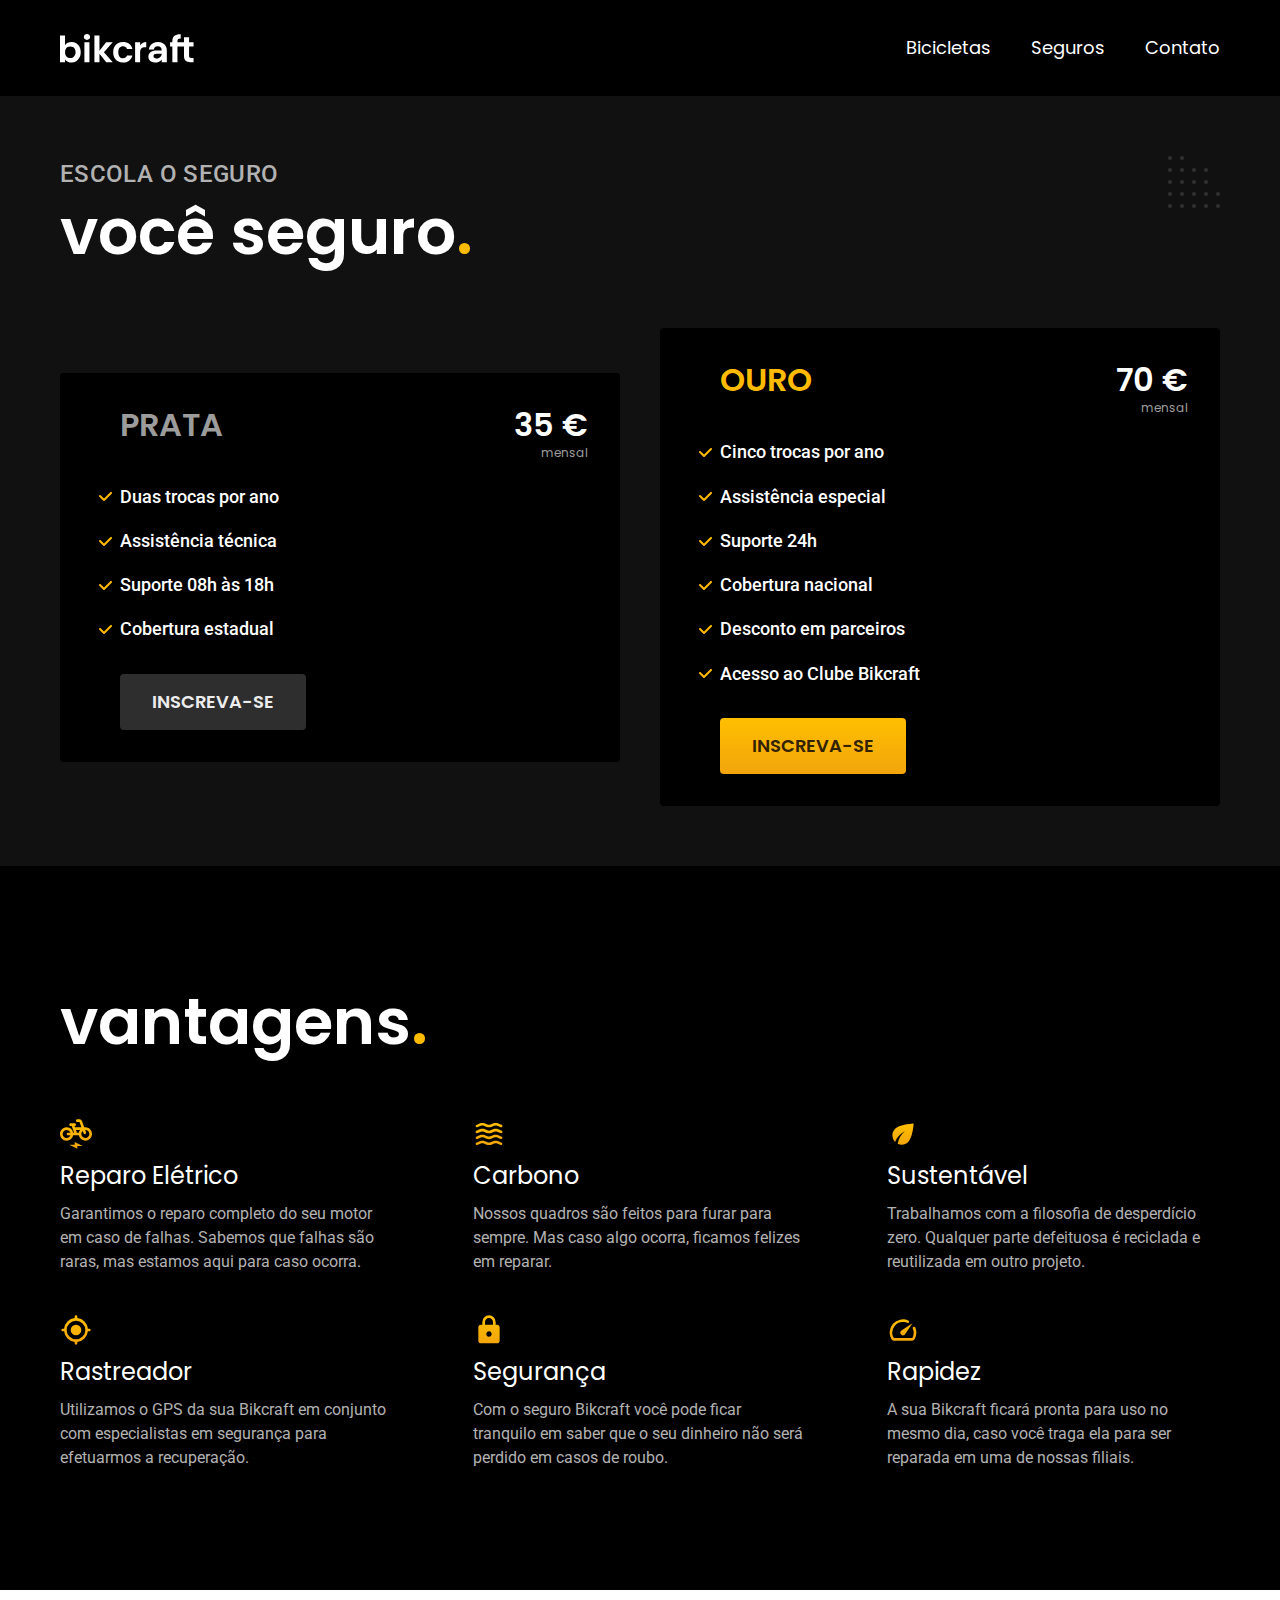
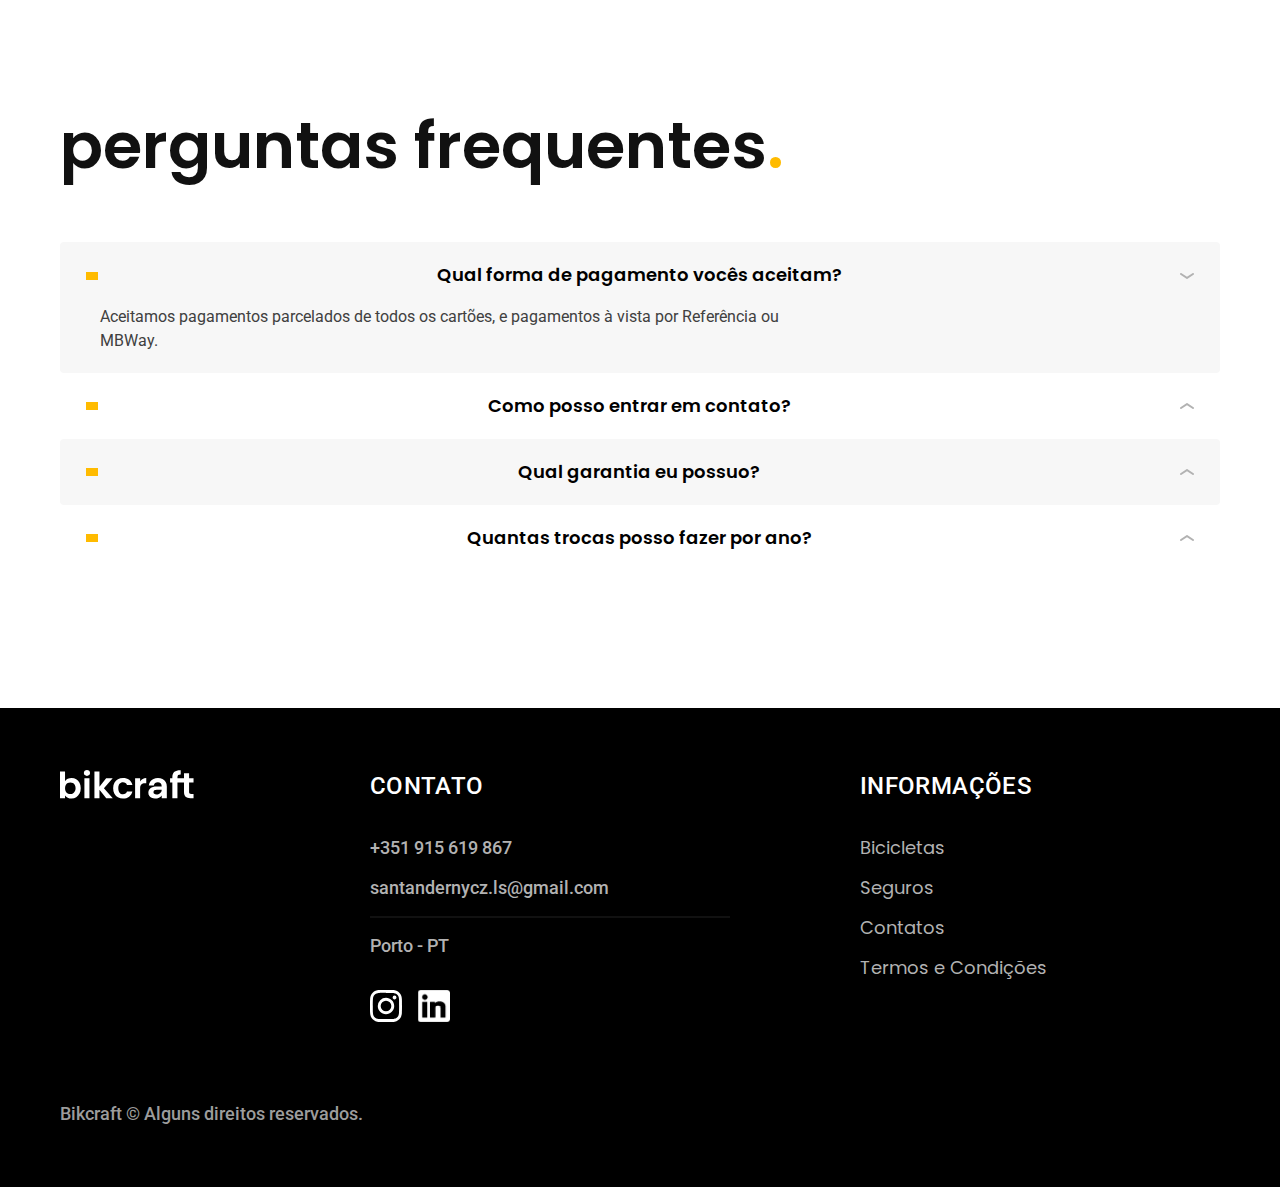
<file: seguros.html>
<!DOCTYPE html>
<html lang="pt-br">

<head>
  <meta charset="UTF-8">
  <meta name="viewport" content="width=device-width, initial-scale=1.0">

  <title>Seguros | Bikcraft</title>
  <meta name="description" content="Seguros.">

  <link rel="icon" href="./favicon.svg" type="image/svg+xml">
  <link rel="preload" href="./css/style.min.css" as="style">
  <link rel="stylesheet" href="./css/style.min.css">
  <script>
    document.documentElement.classList.add('js');
  </script>

  <link rel="preconnect" href="https://fonts.bunny.net">
  <link href="https://fonts.bunny.net/css?family=merriweather:900i|poppins:400,600|roboto:400,500" rel="stylesheet" />
</head>

<body id="seguros">
  <header class="header-bg">
    <div class="header container">
      <a href="./">
        <img src="./img/bikcraft.svg" alt="Bikcraft">
      </a>

      <nav aria-label="primaria">
        <ul class="header-menu font-1-m cor-0">
          <li><a href="./bicicletas.html">Bicicletas</a></li>
          <li><a href="./seguros.html">Seguros</a></li>
          <li><a href="./contato.html">Contato</a></li>
        </ul>
      </nav>
    </div>
  </header>

  <main class="seguros-bg">
    <div class="titulo-bg">
      <div class="titulo container">
        <p class="font-2-l-b cor-5">Escola o seguro</p>
        <h1 class="font-1-xxl cor-0">você seguro<span class="cor-p1">.</span></h1>
      </div>
    </div>

    <div class="seguros container">

      <div class="seguros-item fadeInLeft" data-anime="200">
        <h3 class="font-1-xl cor-6">PRATA</h3>
        <span class="font-1-xl cor-0">35 € <span class="font-1-xs cor-6">mensal</span></span>
        <ul class="font-2-m cor-0">
          <li>Duas trocas por ano</li>
          <li>Assistência técnica</li>
          <li>Suporte 08h às 18h</li>
          <li>Cobertura estadual</li>
        </ul>
        <a class="botao secundario" href="./orcamento.html?tipo=seguro&produto=prata">Inscreva-se</a>
      </div>

      <div class="seguros-item fadeInRight" data-anime="400">
        <h3 class="font-1-xl cor-p1">OURO</h3>
        <span class="font-1-xl cor-0">70 € <span class="font-1-xs cor-6">mensal</span></span>
        <ul class="font-2-m cor-0">
          <li>Cinco trocas por ano</li>
          <li>Assistência especial</li>
          <li>Suporte 24h</li>
          <li>Cobertura nacional</li>
          <li>Desconto em parceiros</li>
          <li>Acesso ao Clube Bikcraft</li>
        </ul>
        <a class="botao" href="./orcamento.html?tipo=seguro&produto=ouro">Inscreva-se</a>
      </div>
    </div>
  </main>

  <article class="vantagens-bg">
    <div class="vantagens container">
      <h2 class="font-1-xxl cor-0">vantagens<span class="cor-p1">.</span></h2>
      <ul>
        <li>
          <img src="./img/icones/eletrica.svg" alt="">
          <h3 class="font-1-l cor-0">Reparo Elétrico</h3>
          <p class="font-2-s cor-5">Garantimos o reparo completo do seu motor em caso de falhas. Sabemos que falhas são raras, mas estamos aqui para caso ocorra.</p>
        </li>
        <li>
          <img src="./img/icones/carbono.svg" alt="">
          <h3 class="font-1-l cor-0">Carbono</h3>
          <p class="font-2-s cor-5">Nossos quadros são feitos para furar para sempre. Mas caso algo ocorra, ficamos felizes em reparar.</p>
        </li>
        <li>
          <img src="./img/icones/sustentavel.svg" alt="">
          <h3 class="font-1-l cor-0">Sustentável</h3>
          <p class="font-2-s cor-5">Trabalhamos com a filosofia de desperdício zero. Qualquer parte defeituosa é reciclada e reutilizada em outro projeto.</p>
        </li>
        <li>
          <img src="./img/icones/rastreador.svg" alt="">
          <h3 class="font-1-l cor-0">Rastreador</h3>
          <p class="font-2-s cor-5">Utilizamos o GPS da sua Bikcraft em conjunto com especialistas em segurança para efetuarmos a recuperação.</p>
        </li>
        <li>
          <img src="./img/icones/seguro.svg" alt="">
          <h3 class="font-1-l cor-0">Segurança</h3>
          <p class="font-2-s cor-5">Com o seguro Bikcraft você pode ficar tranquilo em saber que o seu dinheiro não será perdido em casos de roubo.</p>
        </li>
        <li>
          <img src="./img/icones/velocidade.svg" alt="">
          <h3 class="font-1-l cor-0">Rapidez</h3>
          <p class="font-2-s cor-5">A sua Bikcraft ficará pronta para uso no mesmo dia, caso você traga ela para ser reparada em uma de nossas filiais.</p>
        </li>
      </ul>
    </div>
  </article>

  <article class="perguntas container">
    <h2 class="font-1-xxl">perguntas frequentes<span class="cor-p1">.</span></h2>
    <dl>
      <div>
        <dt><button class="font-1-m-b" aria-controls="pergunta1" aria-expanded="true">Qual forma de pagamento vocês aceitam?</button></dt>
        <dd id="pergunta1" class="font-2-s cor-9 ativa">Aceitamos pagamentos parcelados de todos os cartões, e pagamentos à vista por Referência ou MBWay.</dd>
      </div>
      <div>
        <dt><button class="font-1-m-b" aria-controls="pergunta2" aria-expanded="false">Como posso entrar em contato?</button></dt>
        <dd id="pergunta2" class="font-2-s cor-9">Aceitamos pagamentos parcelados de todos os cartões, e pagamentos à vista por Referência ou MBWay.</dd>
      </div>
      <div>
        <dt><button class="font-1-m-b" aria-controls="pergunta3" aria-expanded="false">Qual garantia eu possuo?</button></dt>
        <dd id="pergunta3" class="font-2-s cor-9">Aceitamos pagamentos parcelados de todos os cartões, e pagamentos à vista por Referência ou MBWay.</dd>
      </div>
      <div>
        <dt><button class="font-1-m-b" aria-controls="pergunta4" aria-expanded="false">Quantas trocas posso fazer por ano?</button></dt>
        <dd id="pergunta4" class="font-2-s cor-9">Aceitamos pagamentos parcelados de todos os cartões, e pagamentos à vista por Referência ou MBWay.</dd>
      </div>
    </dl>
  </article>

  <footer class="footer-bg">
    <div class="footer container">
      <img src="./img/bikcraft.svg" alt="Bikcraft">
      <div class="footer-contato">
        <h3 class="font-2-l-b cor-0">Contato</h3>
        <ul class="font-2-m cor-5">
          <li><a href="tel::+351915619867">+351 915 619 867</a></li>
          <li><a href="mailto">santandernycz.ls@gmail.com</a></li>
          <li>Porto - PT</li>
        </ul>
        <div class="footer-redes">
          <a href=""><img src="./img/redes/instagram.svg" alt="Instagram"></a>
          <a href=""><img class="linkedin" src="./img/redes/linkedin.svg" alt="LinkedIn"></a>
        </div>
      </div>
      <div class="footer-informacoes">
        <h3 class="font-2-l-b cor-0">Informações</h3>
        <nav>
          <ul class="font-1-m cor-5">
            <li><a href="./bicicletas.html">Bicicletas</a></li>
            <li><a href="./seguros.html">Seguros</a></li>
            <li><a href="./contatos.html">Contatos</a></li>
            <li><a href="./termos.html">Termos e Condições</a></li>
          </ul>
        </nav>
      </div>
      <p class="footer-copy font-2-m cor-6">Bikcraft © Alguns direitos reservados.</p>
    </div>
  </footer>

  <script src="./js/plugins/simple-anime.js"></script>
  <script src="./js/script.js"></script>
</body>

</html>
</file>
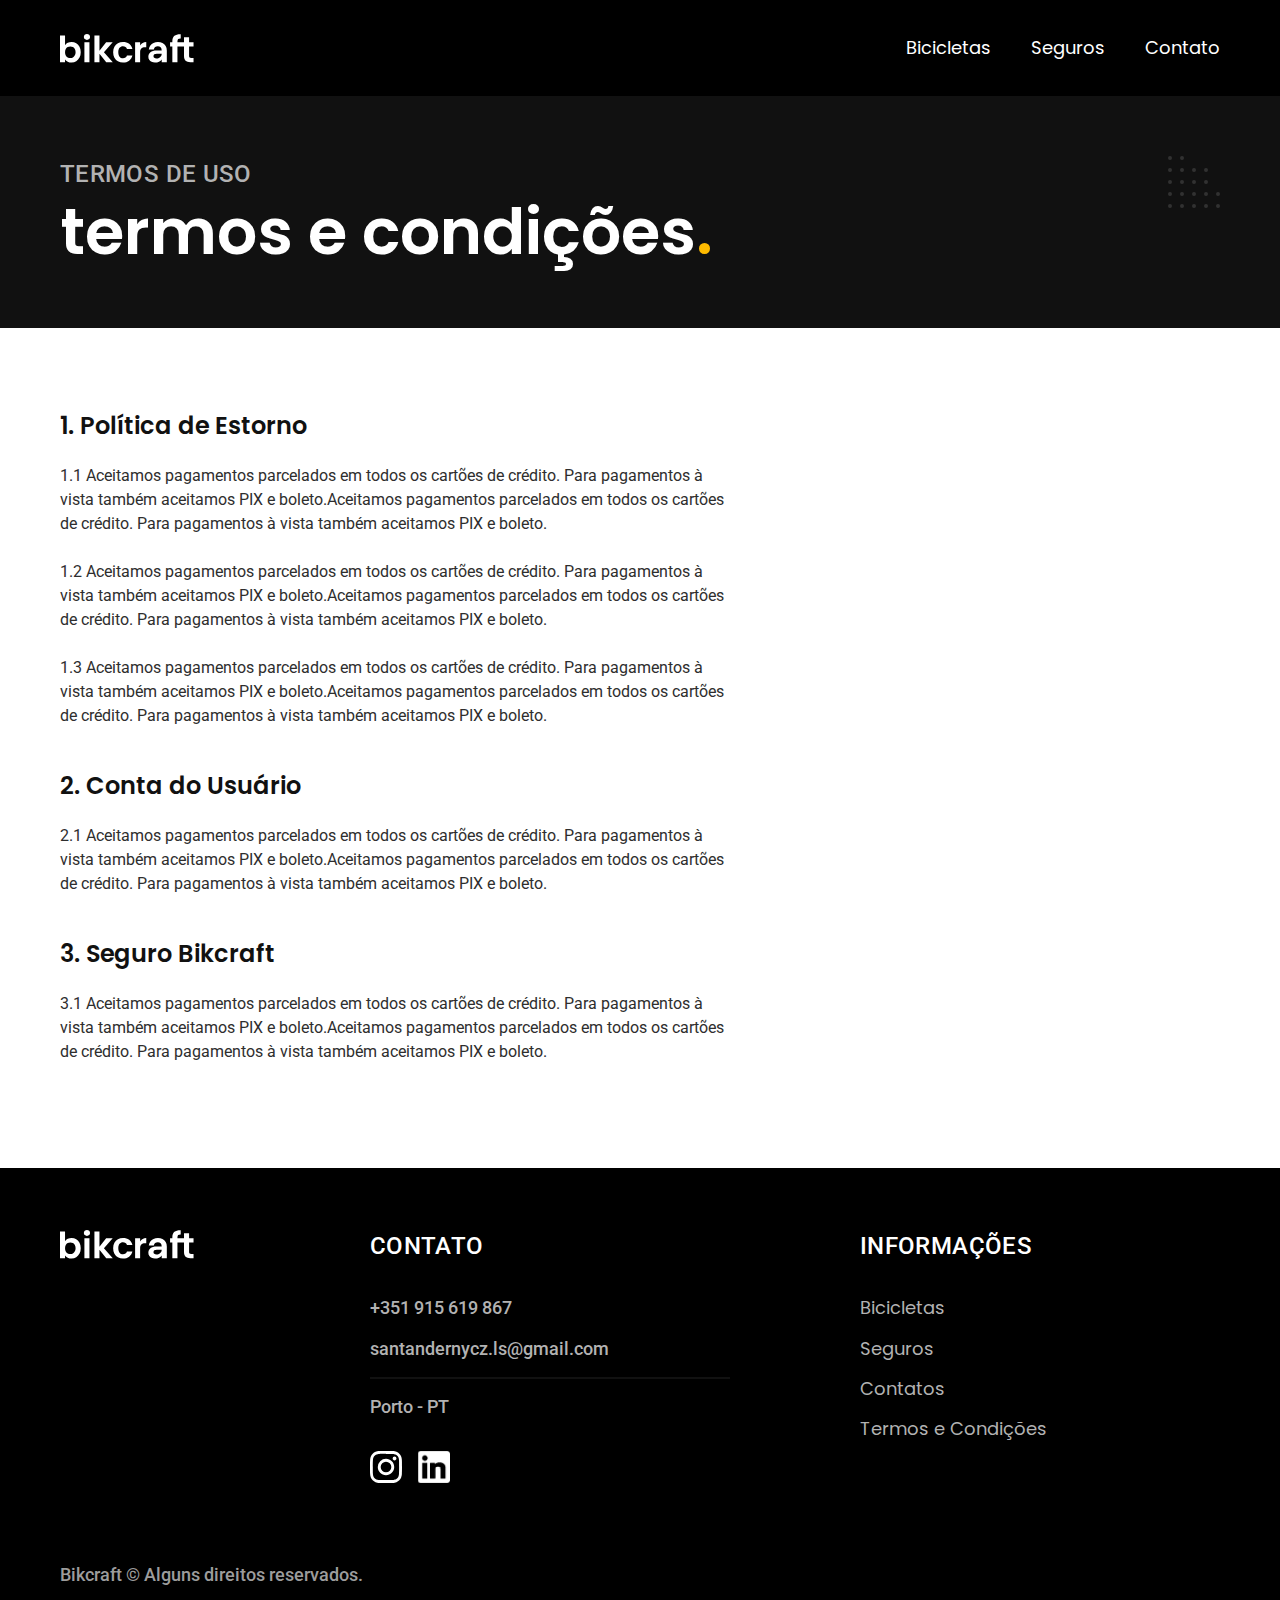
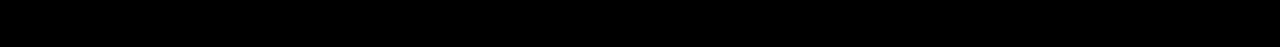
<file: termos.html>
<!DOCTYPE html>
<html lang="pt-br">

<head>
  <meta charset="UTF-8">
  <meta name="viewport" content="width=device-width, initial-scale=1.0">

  <title>Termos e Condições | Bikcraft</title>
  <meta name="description" content="Termos e condições.">

  <link rel="icon" href="./favicon.svg" type="image/svg+xml">
  <link rel="preload" href="./css/style.min.css" as="style">
  <link rel="stylesheet" href="./css/style.min.css">
  <script>
    document.documentElement.classList.add('js');
  </script>

  <link rel="preconnect" href="https://fonts.bunny.net">
  <link href="https://fonts.bunny.net/css?family=merriweather:900i|poppins:400,600|roboto:400,500" rel="stylesheet" />
</head>

<body id="termos">
  <header class="header-bg">
    <div class="header container">
      <a href="./">
        <img src="./img/bikcraft.svg" alt="Bikcraft">
      </a>

      <nav aria-label="primaria">
        <ul class="header-menu font-1-m cor-0">
          <li><a href="./bicicletas.html">Bicicletas</a></li>
          <li><a href="./seguros.html">Seguros</a></li>
          <li><a href="./contato.html">Contato</a></li>
        </ul>
      </nav>
    </div>
  </header>

  <main>
    <div class="titulo-bg">
      <div class="titulo container">
        <p class="font-2-l-b cor-5">Termos de uso</p>
        <h1 class="font-1-xxl cor-0">termos e condições<span class="cor-p1">.</span></h1>
      </div>
    </div>

    <div class="termos font-2-s cor-10 container">
      <h2 class="font-1-l cor-11">1. Política de Estorno</h2>
      <p>1.1 Aceitamos pagamentos parcelados em todos os cartões de crédito. Para pagamentos à vista também aceitamos PIX e boleto.Aceitamos pagamentos parcelados em todos os cartões de crédito. Para pagamentos à vista também aceitamos PIX e boleto.</p>
      <p>1.2 Aceitamos pagamentos parcelados em todos os cartões de crédito. Para pagamentos à vista também aceitamos PIX e boleto.Aceitamos pagamentos parcelados em todos os cartões de crédito. Para pagamentos à vista também aceitamos PIX e boleto.</p>
      <p>1.3 Aceitamos pagamentos parcelados em todos os cartões de crédito. Para pagamentos à vista também aceitamos PIX e boleto.Aceitamos pagamentos parcelados em todos os cartões de crédito. Para pagamentos à vista também aceitamos PIX e boleto.</p>
      <h2 class="font-1-l cor-11">2. Conta do Usuário</h2>
      <p>2.1 Aceitamos pagamentos parcelados em todos os cartões de crédito. Para pagamentos à vista também aceitamos PIX e boleto.Aceitamos pagamentos parcelados em todos os cartões de crédito. Para pagamentos à vista também aceitamos PIX e boleto.</p>
      <h2 class="font-1-l cor-11">3. Seguro Bikcraft</h2>
      <p>3.1 Aceitamos pagamentos parcelados em todos os cartões de crédito. Para pagamentos à vista também aceitamos PIX e boleto.Aceitamos pagamentos parcelados em todos os cartões de crédito. Para pagamentos à vista também aceitamos PIX e boleto.</p>
    </div>
  </main>

  <footer class="footer-bg">
    <div class="footer container">
      <img src="./img/bikcraft.svg" alt="Bikcraft">
      <div class="footer-contato">
        <h3 class="font-2-l-b cor-0">Contato</h3>
        <ul class="font-2-m cor-5">
          <li><a href="tel::+351915619867">+351 915 619 867</a></li>
          <li><a href="mailto">santandernycz.ls@gmail.com</a></li>
          <li>Porto - PT</li>
        </ul>
        <div class="footer-redes">
          <a href=""><img src="./img/redes/instagram.svg" alt="Instagram"></a>
          <a href=""><img class="linkedin" src="./img/redes/linkedin.svg" alt="LinkedIn"></a>
        </div>
      </div>
      <div class="footer-informacoes">
        <h3 class="font-2-l-b cor-0">Informações</h3>
        <nav>
          <ul class="font-1-m cor-5">
            <li><a href="./bicicletas.html">Bicicletas</a></li>
            <li><a href="./seguros.html">Seguros</a></li>
            <li><a href="./contatos.html">Contatos</a></li>
            <li><a href="./termos.html">Termos e Condições</a></li>
          </ul>
        </nav>
      </div>
      <p class="footer-copy font-2-m cor-6">Bikcraft © Alguns direitos reservados.</p>
    </div>
  </footer>

  <script src="./js/script.js"></script>
</body>

</html>
</file>
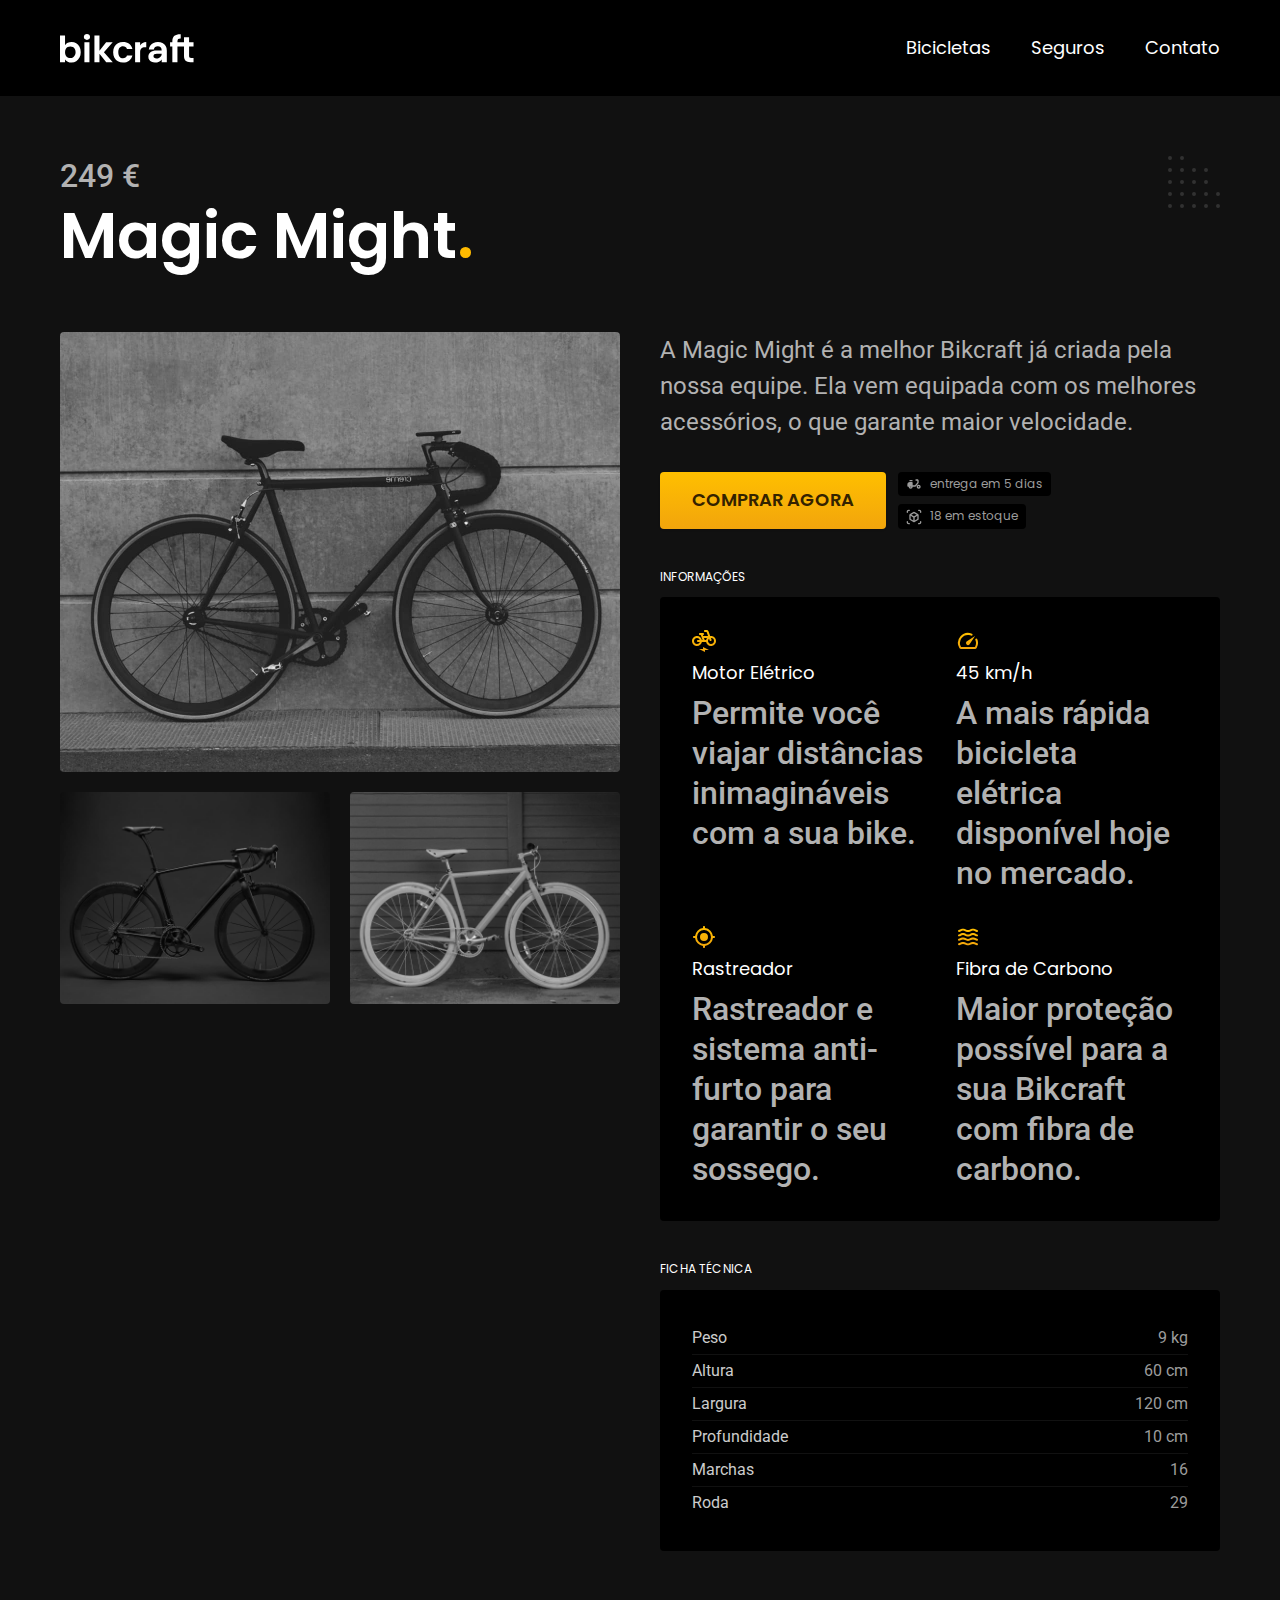
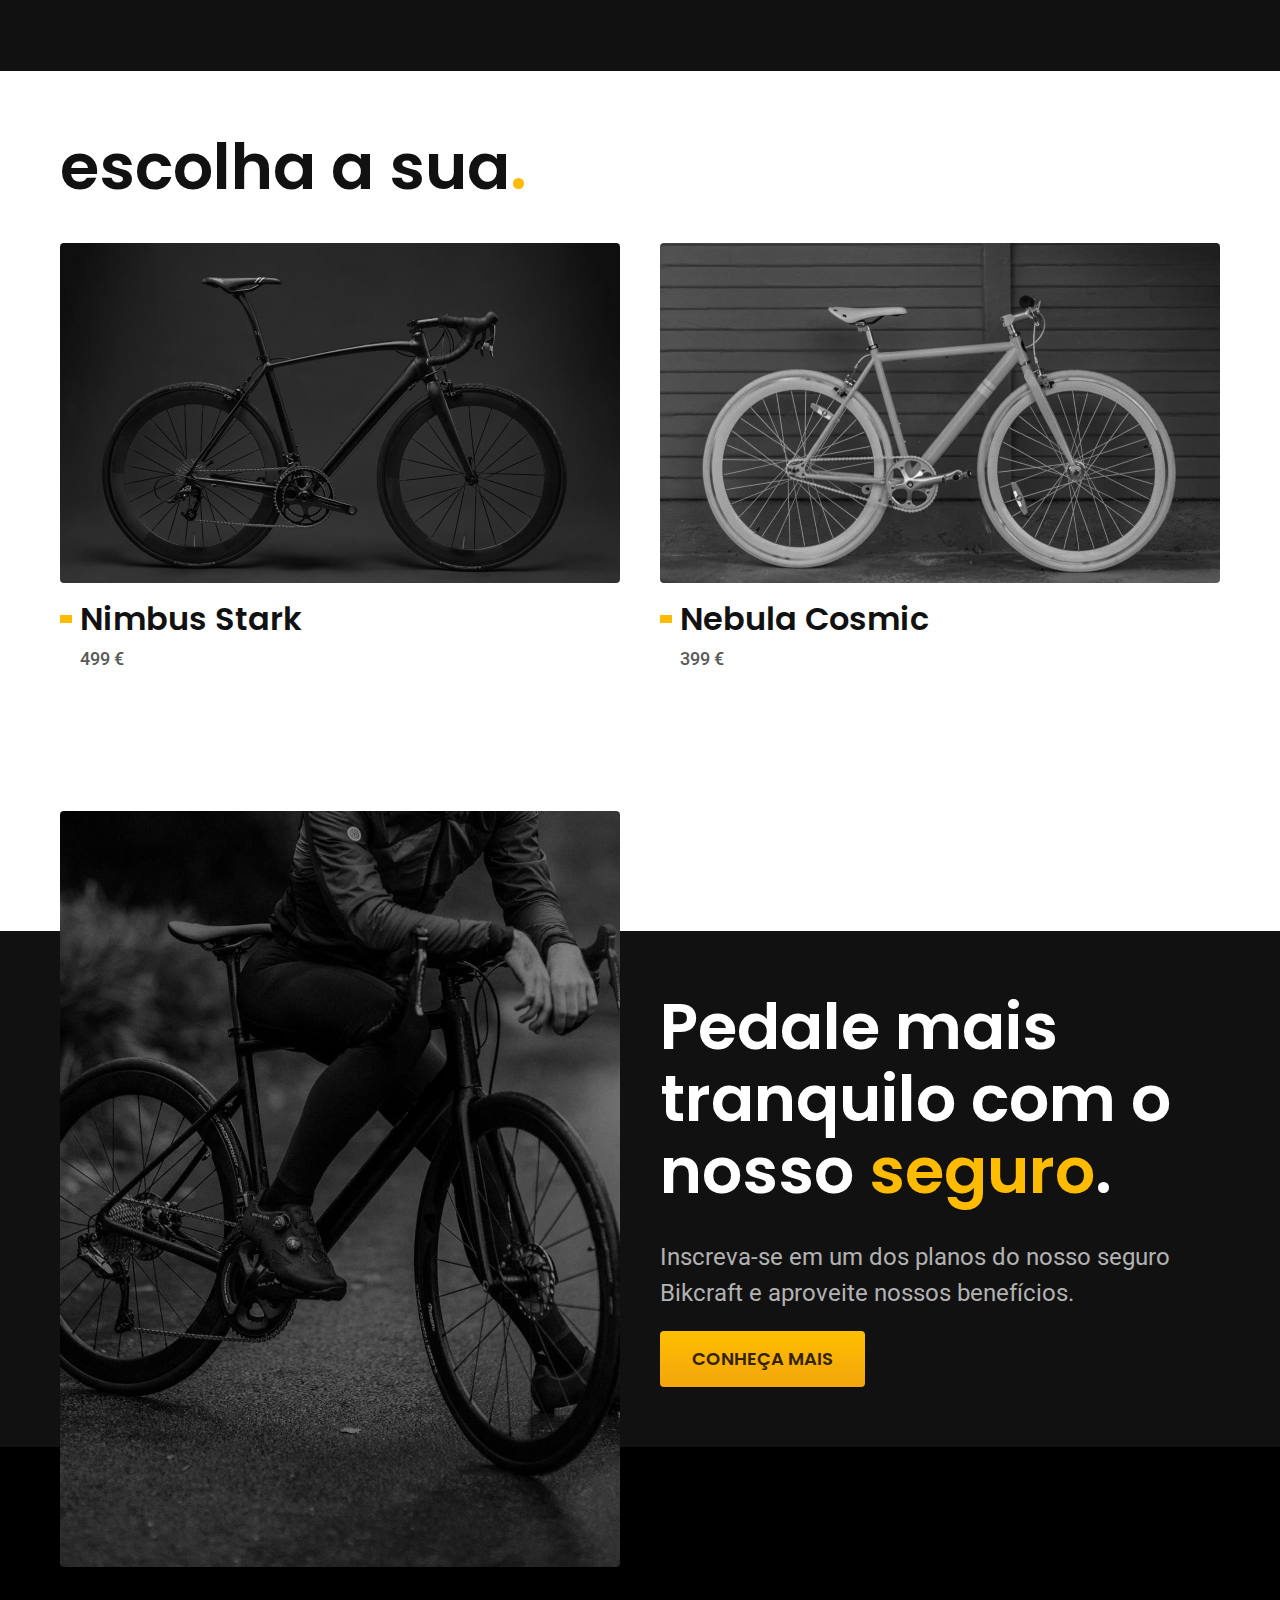
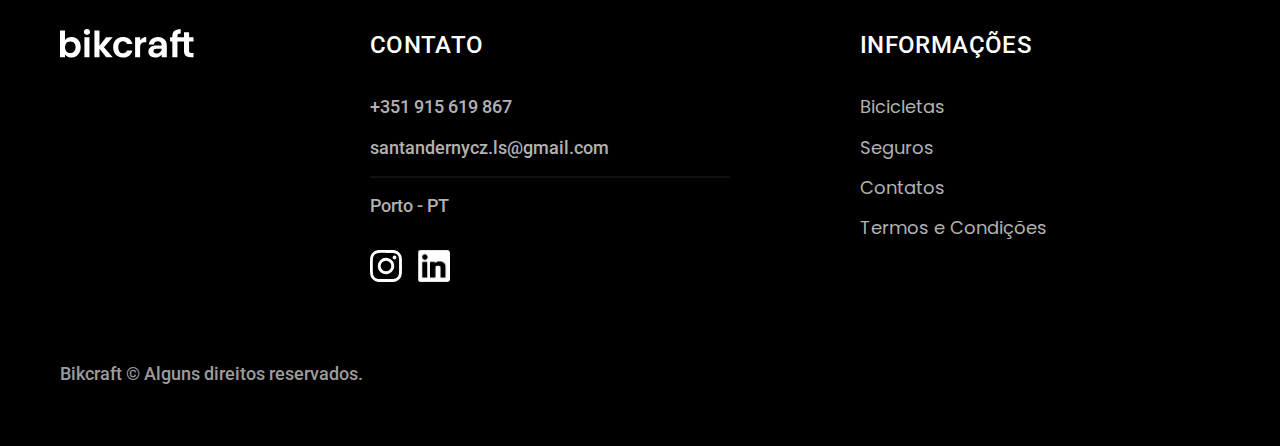
<file: bicicletas/magic.html>
<!DOCTYPE html>
<html lang="pt-br">

<head>
  <meta charset="UTF-8">
  <meta name="viewport" content="width=device-width, initial-scale=1.0">

  <title>Magic Might | Bikcraft</title>
  <meta name="description" content="Magic Might">

  <link rel="icon" href="../favicon.svg" type="image/svg+xml">
  <link rel="stylesheet" href="../css/style.min.css">
  <script>
    document.documentElement.classList.add('js');
  </script>

  <link rel="preconnect" href="https://fonts.bunny.net">
  <link href="https://fonts.bunny.net/css?family=merriweather:900i|poppins:400,600|roboto:400,500" rel="stylesheet" />
</head>

<body id="bicicleta">
  <header class="header-bg">
    <div class="header container">
      <a href="../">
        <img src="../img/bikcraft.svg" alt="Bikcraft">
      </a>

      <nav aria-label="primaria">
        <ul class="header-menu font-1-m cor-0">
          <li><a href="../bicicletas.html">Bicicletas</a></li>
          <li><a href="../seguros.html">Seguros</a></li>
          <li><a href="../contato.html">Contato</a></li>
        </ul>
      </nav>
    </div>
  </header>

  <main class="titulo-bg">
    <div>
      <div class="titulo container">
        <p class="font-2-xl cor-5">249 €</p>
        <h1 class="font-1-xxl cor-0">Magic Might<span class="cor-p1">.</span></h1>
      </div>
    </div>
    <div class="bicicleta container">
      <div class="bicicleta-imagens">
        <img src="../img/bicicleta/nimbus2.jpg" alt="Bicicleta 2">
        <img src="../img/bicicleta/nimbus1.jpg" alt="Bicicleta 1">
        <img src="../img/bicicleta/nimbus3.jpg" alt="Bicicleta 3">
      </div>
      <div class="bicicleta-conteudo">
        <p class="font-2-l cor-5">A Magic Might é a melhor Bikcraft já criada pela nossa equipe. Ela vem equipada com os melhores acessórios, o que garante maior velocidade.</p>
        <div class="bicicleta-comprar">
          <a class="botao" href="../orcamento.html?tipo=bikcraft&produto=magic">Comprar Agora</a>
          <span class="font-1-xs cor-6"><img src="../img/icones/entrega.svg" alt="">entrega em 5 dias</span>
          <span class="font-1-xs cor-6"><img src="../img/icones/estoque.svg" alt="">18 em estoque</span>
        </div>
        <h2 class="font-1-xs cor-0">Informações</h2>
        <ul class="bicicleta-informacoes">
          <li>
            <img src="../img/icones/eletrica.svg" alt="">
            <h3 class="font-1-m cor-0">Motor Elétrico</h3>
            <p class="font-2-xl cor-5">Permite você viajar distâncias inimagináveis com a sua bike.</p>
          </li>
          <li>
            <img src="../img/icones/velocidade.svg" alt="">
            <h3 class="font-1-m cor-0">45 km/h</h3>
            <p class="font-2-xl cor-5">A mais rápida bicicleta elétrica disponível hoje no mercado.</p>
          </li>
          <li>
            <img src="../img/icones/rastreador.svg" alt="">
            <h3 class="font-1-m cor-0">Rastreador</h3>
            <p class="font-2-xl cor-5">Rastreador e sistema anti-furto para garantir o seu sossego.</p>
          </li>
          <li>
            <img src="../img/icones/carbono.svg" alt="">
            <h3 class="font-1-m cor-0">Fibra de Carbono</h3>
            <p class="font-2-xl cor-5">Maior proteção possível para a sua Bikcraft com fibra de carbono.</p>
          </li>
        </ul>
        <h2 class="font-1-xs cor-0">Ficha Técnica</h2>
        <ul class="bicicleta-ficha font-2-s cor-4">
          <li>Peso <span>9 kg</span></li>
          <li>Altura <span>60 cm</span></li>
          <li>Largura <span>120 cm</span></li>
          <li>Profundidade <span>10 cm</span></li>
          <li>Marchas <span>16</span></li>
          <li>Roda <span>29</span></li>
        </ul>
      </div>
    </div>
  </main>

  <article class="bicicletas-lista container">
    <h2 class="font-1-xxl">escolha a sua<span class="cor-p1">.</span></h2>

    <ul>
      <li>
        <a href="./nimbus.html">
          <img src="../img/bicicletas/nimbus.jpg" alt="Bicicleta preta">
          <h3 class="font-1-xl">Nimbus Stark</h3>
          <span class="font-2-m cor-8">499 €</span>
        </a>
      </li>

      <li>
        <a href="./nebula.html">
          <img src="../img/bicicletas/nebula.jpg" alt="Bicicleta preta">
          <h3 class="font-1-xl">Nebula Cosmic</h3>
          <span class="font-2-m cor-8">399 €</span>
        </a>
      </li>
    </ul>
  </article>

  <article class="seguro-bg">
    <div class="seguro container">
      <div class="seguro-imagem">
        <img src="../img/fotos/seguros.jpg" alt="Pessoa parada em cima de uma bicicleta.">
      </div>
      <div class="seguro-conteudo">
        <h2 class="font-1-xxl cor-0">Pedale mais tranquilo com o nosso <span class="cor-p1">seguro</span>.</h2>
        <p class="font-2-l cor-5">Inscreva-se em um dos planos do nosso seguro Bikcraft e aproveite nossos benefícios.</p>
        <a class="botao" href="../seguros.html">Conheça Mais</a>
      </div>
    </div>
  </article>

  <footer class="footer-bg">
    <div class="footer container">
      <img src="../img/bikcraft.svg" alt="Bikcraft">
      <div class="footer-contato">
        <h3 class="font-2-l-b cor-0">Contato</h3>
        <ul class="font-2-m cor-5">
          <li><a href="tel::+351915619867">+351 915 619 867</a></li>
          <li><a href="mailto">santandernycz.ls@gmail.com</a></li>
          <li>Porto - PT</li>
        </ul>
        <div class="footer-redes">
          <a href=""><img src="../img/redes/instagram.svg" alt="Instagram"></a>
          <a href=""><img class="linkedin" src="../img/redes/linkedin.svg" alt="LinkedIn"></a>
        </div>
      </div>
      <div class="footer-informacoes">
        <h3 class="font-2-l-b cor-0">Informações</h3>
        <nav>
          <ul class="font-1-m cor-5">
            <li><a href="../bicicletas.html">Bicicletas</a></li>
            <li><a href="../seguros.html">Seguros</a></li>
            <li><a href="../contatos.html">Contatos</a></li>
            <li><a href="../termos.html">Termos e Condições</a></li>
          </ul>
        </nav>
      </div>
      <p class="footer-copy font-2-m cor-6">Bikcraft © Alguns direitos reservados.</p>
    </div>
  </footer>

  <script src="../js/script.js"></script>
</body>

</html>
</file>
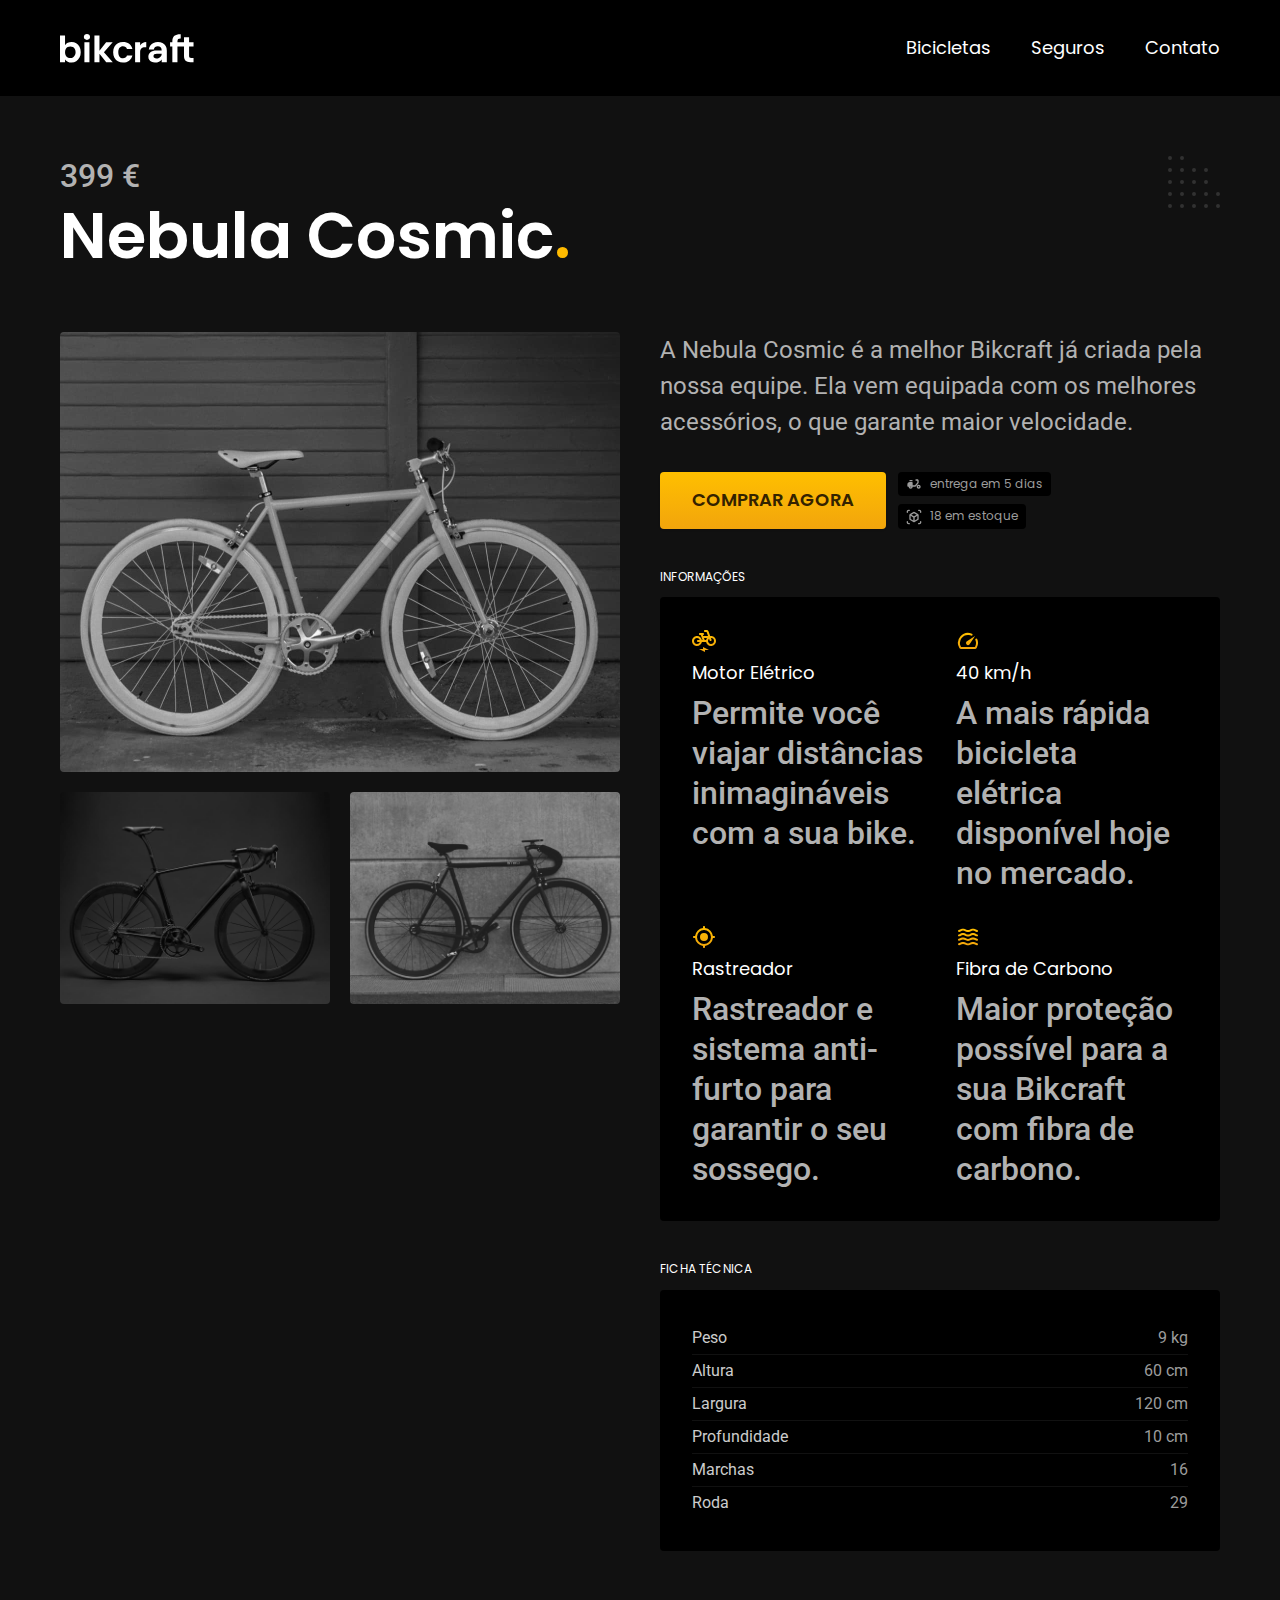
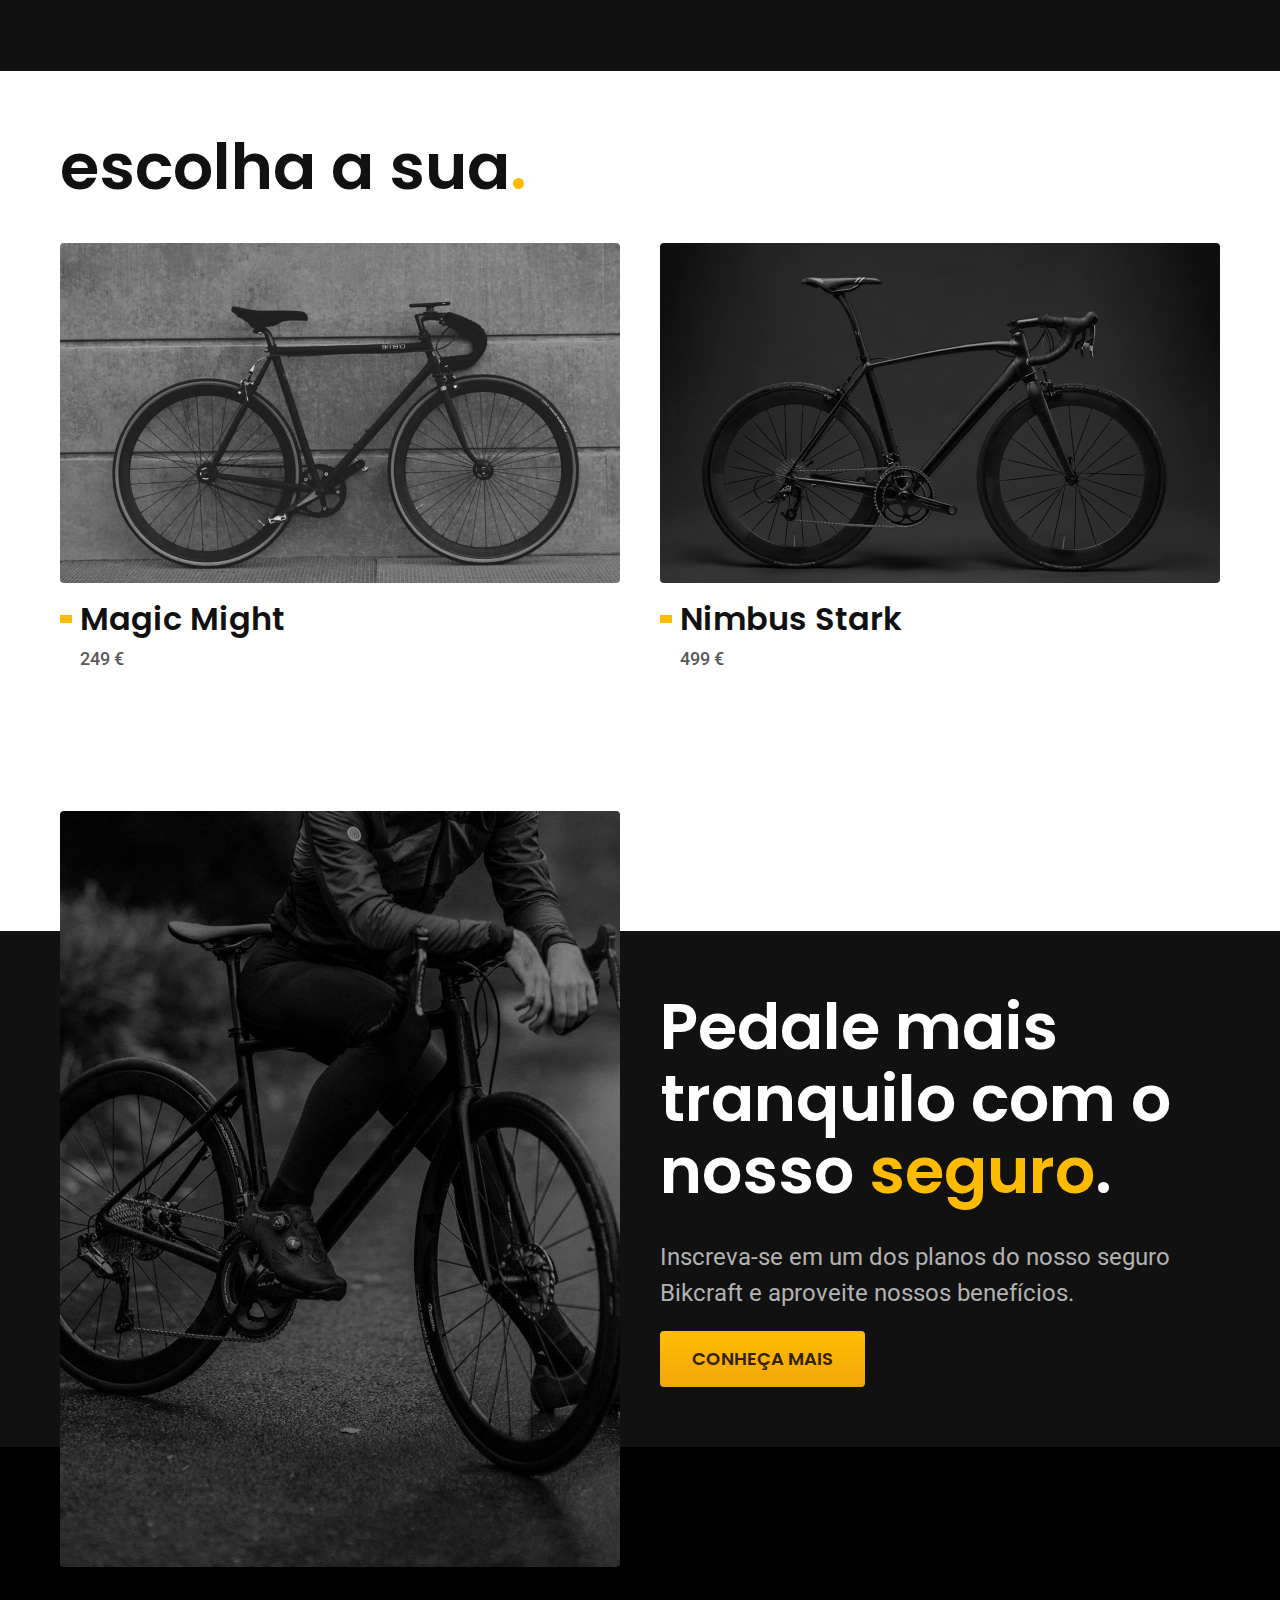
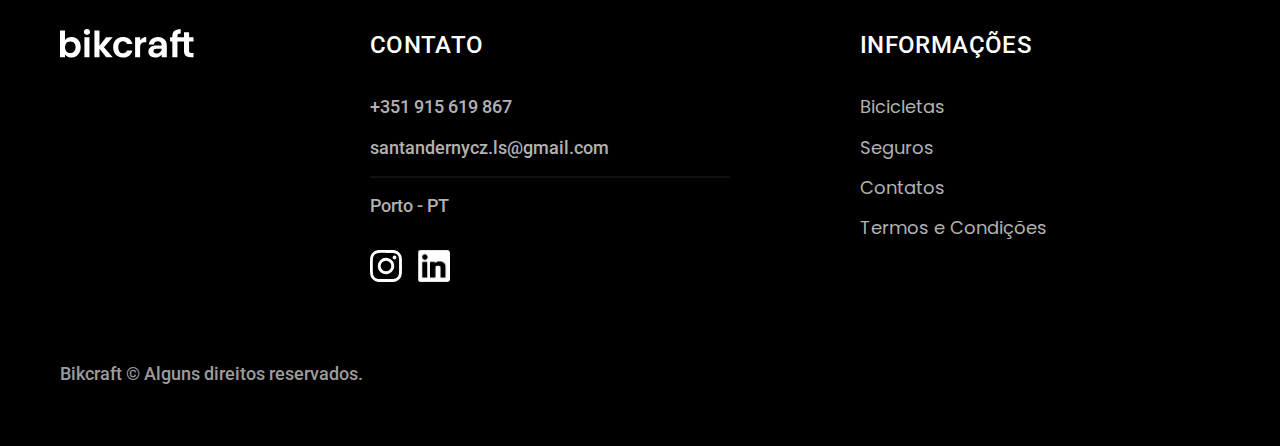
<file: bicicletas/nebula.html>
<!DOCTYPE html>
<html lang="pt-br">

<head>
  <meta charset="UTF-8">
  <meta name="viewport" content="width=device-width, initial-scale=1.0">

  <title>Nebula Cosmic | Bikcraft</title>
  <meta name="description" content="Nebula Cosmic.">

  <link rel="icon" href="../favicon.svg" type="image/svg+xml">
  <link rel="stylesheet" href="../css/style.min.css">
  <script>
    document.documentElement.classList.add('js');
  </script>

  <link rel="preconnect" href="https://fonts.bunny.net">
  <link href="https://fonts.bunny.net/css?family=merriweather:900i|poppins:400,600|roboto:400,500" rel="stylesheet" />
</head>

<body id="bicicleta">
  <header class="header-bg">
    <div class="header container">
      <a href="../">
        <img src="../img/bikcraft.svg" alt="Bikcraft">
      </a>

      <nav aria-label="primaria">
        <ul class="header-menu font-1-m cor-0">
          <li><a href="../bicicletas.html">Bicicletas</a></li>
          <li><a href="../seguros.html">Seguros</a></li>
          <li><a href="../contato.html">Contato</a></li>
        </ul>
      </nav>
    </div>
  </header>

  <main class="titulo-bg">
    <div>
      <div class="titulo container">
        <p class="font-2-xl cor-5">399 €</p>
        <h1 class="font-1-xxl cor-0">Nebula Cosmic<span class="cor-p1">.</span></h1>
      </div>
    </div>
    <div class="bicicleta container">
      <div class="bicicleta-imagens">
        <img src="../img/bicicleta/nimbus3.jpg" alt="Bicicleta 3">
        <img src="../img/bicicleta/nimbus1.jpg" alt="Bicicleta 1">
        <img src="../img/bicicleta/nimbus2.jpg" alt="Bicicleta 2">
      </div>
      <div class="bicicleta-conteudo">
        <p class="font-2-l cor-5">A Nebula Cosmic é a melhor Bikcraft já criada pela nossa equipe. Ela vem equipada com os melhores acessórios, o que garante maior velocidade.</p>
        <div class="bicicleta-comprar">
          <a class="botao" href="../orcamento.html?tipo=bikcraft&produto=nebula">Comprar Agora</a>
          <span class="font-1-xs cor-6"><img src="../img/icones/entrega.svg" alt="">entrega em 5 dias</span>
          <span class="font-1-xs cor-6"><img src="../img/icones/estoque.svg" alt="">18 em estoque</span>
        </div>
        <h2 class="font-1-xs cor-0">Informações</h2>
        <ul class="bicicleta-informacoes">
          <li>
            <img src="../img/icones/eletrica.svg" alt="">
            <h3 class="font-1-m cor-0">Motor Elétrico</h3>
            <p class="font-2-xl cor-5">Permite você viajar distâncias inimagináveis com a sua bike.</p>
          </li>
          <li>
            <img src="../img/icones/velocidade.svg" alt="">
            <h3 class="font-1-m cor-0">40 km/h</h3>
            <p class="font-2-xl cor-5">A mais rápida bicicleta elétrica disponível hoje no mercado.</p>
          </li>
          <li>
            <img src="../img/icones/rastreador.svg" alt="">
            <h3 class="font-1-m cor-0">Rastreador</h3>
            <p class="font-2-xl cor-5">Rastreador e sistema anti-furto para garantir o seu sossego.</p>
          </li>
          <li>
            <img src="../img/icones/carbono.svg" alt="">
            <h3 class="font-1-m cor-0">Fibra de Carbono</h3>
            <p class="font-2-xl cor-5">Maior proteção possível para a sua Bikcraft com fibra de carbono.</p>
          </li>
        </ul>
        <h2 class="font-1-xs cor-0">Ficha Técnica</h2>
        <ul class="bicicleta-ficha font-2-s cor-4">
          <li>Peso <span>9 kg</span></li>
          <li>Altura <span>60 cm</span></li>
          <li>Largura <span>120 cm</span></li>
          <li>Profundidade <span>10 cm</span></li>
          <li>Marchas <span>16</span></li>
          <li>Roda <span>29</span></li>
        </ul>
      </div>
    </div>
  </main>

  <article class="bicicletas-lista container">
    <h2 class="font-1-xxl">escolha a sua<span class="cor-p1">.</span></h2>

    <ul>
      <li>
        <a href=".magic.html">
          <img src="../img/bicicletas/magic.jpg" alt="Bicicleta preta">
          <h3 class="font-1-xl">Magic Might</h3>
          <span class="font-2-m cor-8">249 €</span>
        </a>
      </li>

      <li>
        <a href="./nimbus.html">
          <img src="../img/bicicletas/nimbus.jpg" alt="Bicicleta preta">
          <h3 class="font-1-xl">Nimbus Stark</h3>
          <span class="font-2-m cor-8">499 €</span>
        </a>
      </li>
    </ul>
  </article>

  <article class="seguro-bg">
    <div class="seguro container">
      <div class="seguro-imagem">
        <img src="../img/fotos/seguros.jpg" alt="Pessoa parada em cima de uma bicicleta.">
      </div>
      <div class="seguro-conteudo">
        <h2 class="font-1-xxl cor-0">Pedale mais tranquilo com o nosso <span class="cor-p1">seguro</span>.</h2>
        <p class="font-2-l cor-5">Inscreva-se em um dos planos do nosso seguro Bikcraft e aproveite nossos benefícios.</p>
        <a class="botao" href="../seguros.html">Conheça Mais</a>
      </div>
    </div>
  </article>

  <footer class="footer-bg">
    <div class="footer container">
      <img src="../img/bikcraft.svg" alt="Bikcraft">
      <div class="footer-contato">
        <h3 class="font-2-l-b cor-0">Contato</h3>
        <ul class="font-2-m cor-5">
          <li><a href="tel::+351915619867">+351 915 619 867</a></li>
          <li><a href="mailto">santandernycz.ls@gmail.com</a></li>
          <li>Porto - PT</li>
        </ul>
        <div class="footer-redes">
          <a href=""><img src="../img/redes/instagram.svg" alt="Instagram"></a>
          <a href=""><img class="linkedin" src="../img/redes/linkedin.svg" alt="LinkedIn"></a>
        </div>
      </div>
      <div class="footer-informacoes">
        <h3 class="font-2-l-b cor-0">Informações</h3>
        <nav>
          <ul class="font-1-m cor-5">
            <li><a href="../bicicletas.html">Bicicletas</a></li>
            <li><a href="../seguros.html">Seguros</a></li>
            <li><a href="../contatos.html">Contatos</a></li>
            <li><a href="../termos.html">Termos e Condições</a></li>
          </ul>
        </nav>
      </div>
      <p class="footer-copy font-2-m cor-6">Bikcraft © Alguns direitos reservados.</p>
    </div>
  </footer>

  <script src="../js/script.js"></script>
</body>

</html>
</file>
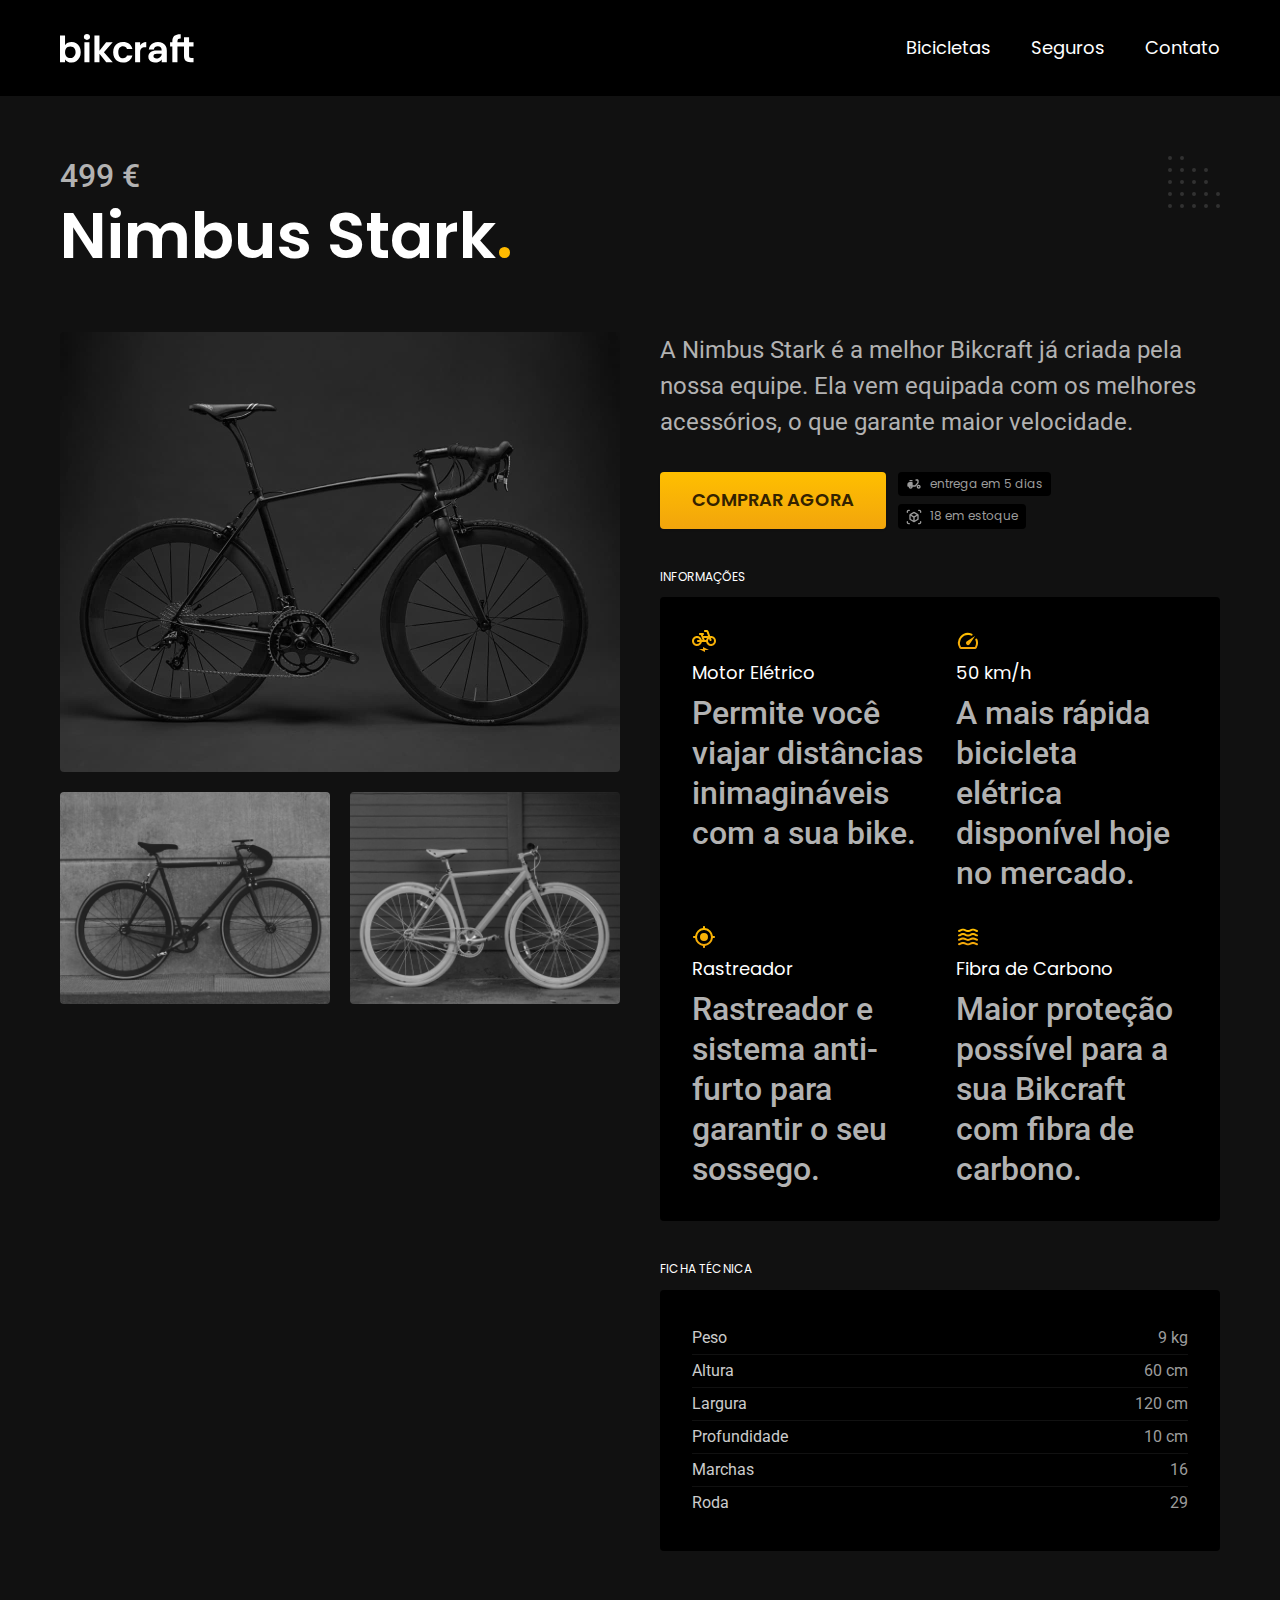
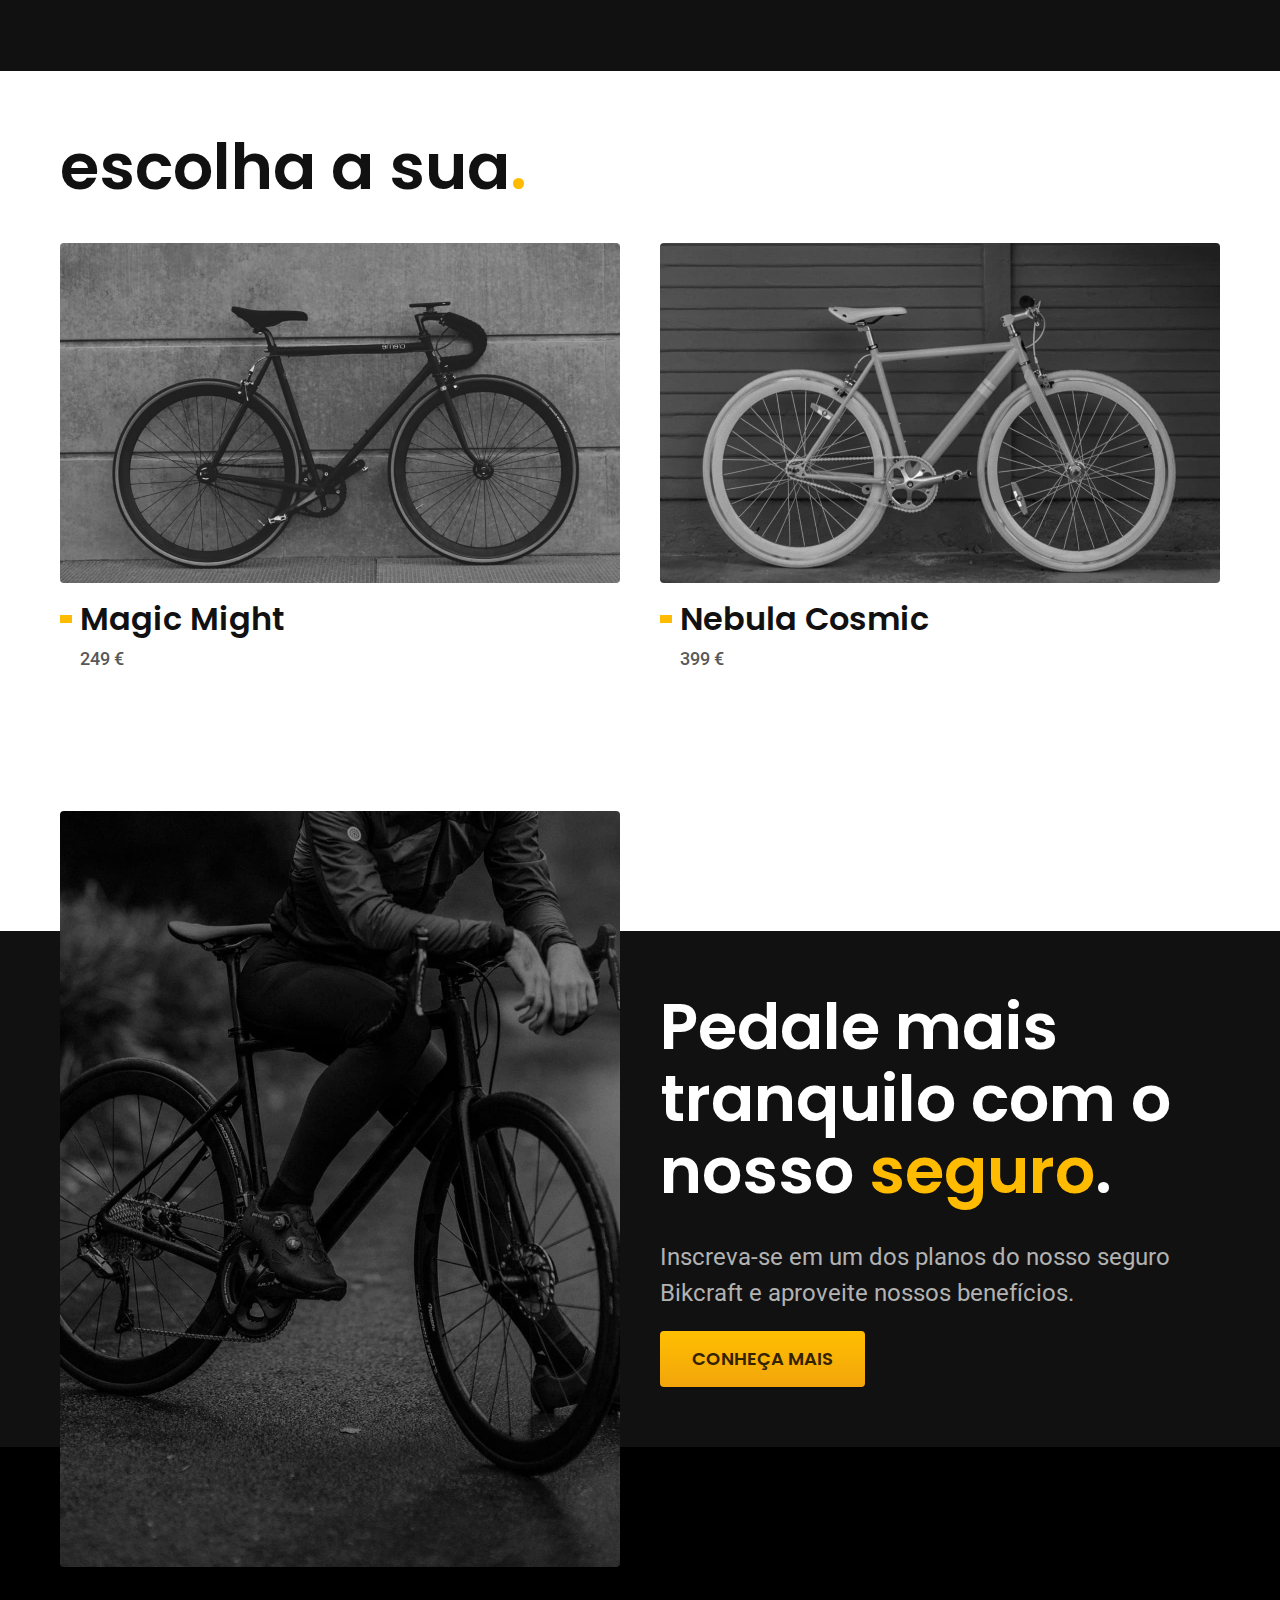
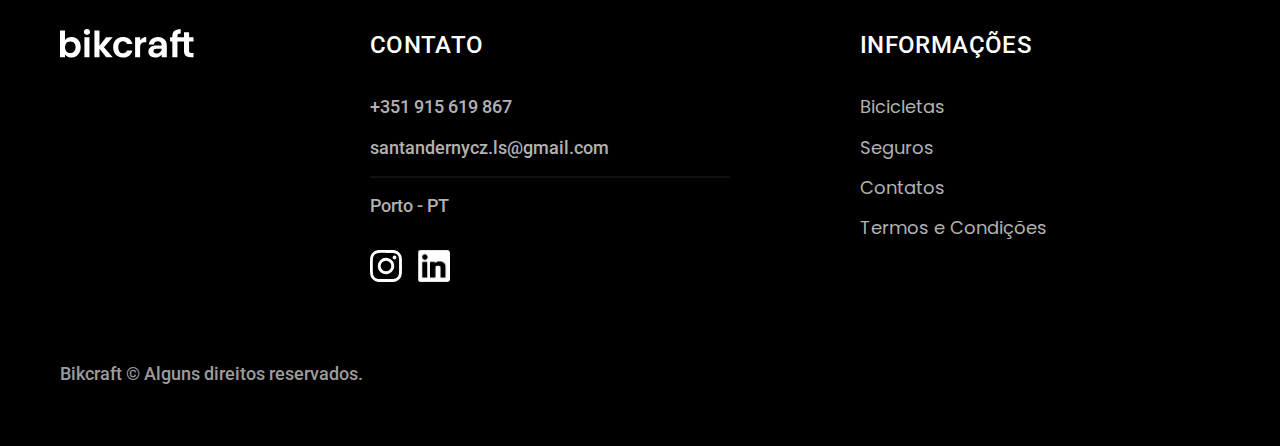
<file: bicicletas/nimbus.html>
<!DOCTYPE html>
<html lang="pt-br">

<head>
  <meta charset="UTF-8">
  <meta name="viewport" content="width=device-width, initial-scale=1.0">

  <title>Nimbus Stark | Bikcraft</title>
  <meta name="description" content="Nimbus Stark.">

  <link rel="icon" href="../favicon.svg" type="image/svg+xml">
  <link rel="stylesheet" href="../css/style.min.css">
  <script>
    document.documentElement.classList.add('js');
  </script>

  <link rel="preconnect" href="https://fonts.bunny.net">
  <link href="https://fonts.bunny.net/css?family=merriweather:900i|poppins:400,600|roboto:400,500" rel="stylesheet" />
</head>

<body id="bicicleta">
  <header class="header-bg">
    <div class="header container">
      <a href="../">
        <img src="../img/bikcraft.svg" alt="Bikcraft">
      </a>

      <nav aria-label="primaria">
        <ul class="header-menu font-1-m cor-0">
          <li><a href="../bicicletas.html">Bicicletas</a></li>
          <li><a href="../seguros.html">Seguros</a></li>
          <li><a href="../contato.html">Contato</a></li>
        </ul>
      </nav>
    </div>
  </header>

  <main class="titulo-bg">
    <div>
      <div class="titulo container">
        <p class="font-2-xl cor-5">499 €</p>
        <h1 class="font-1-xxl cor-0">Nimbus Stark<span class="cor-p1">.</span></h1>
      </div>
    </div>
    <div class="bicicleta container">
      <div class="bicicleta-imagens">
        <img src="../img/bicicleta/nimbus1.jpg" alt="Bicicleta 1">
        <img src="../img/bicicleta/nimbus2.jpg" alt="Bicicleta 2">
        <img src="../img/bicicleta/nimbus3.jpg" alt="Bicicleta 3">
      </div>
      <div class="bicicleta-conteudo">
        <p class="font-2-l cor-5">A Nimbus Stark é a melhor Bikcraft já criada pela nossa equipe. Ela vem equipada com os melhores acessórios, o que garante maior velocidade.</p>
        <div class="bicicleta-comprar">
          <a class="botao" href="../orcamento.html?tipo=bikcraft&produto=nimbus">Comprar Agora</a>
          <span class="font-1-xs cor-6"><img src="../img/icones/entrega.svg" alt="">entrega em 5 dias</span>
          <span class="font-1-xs cor-6"><img src="../img/icones/estoque.svg" alt="">18 em estoque</span>
        </div>
        <h2 class="font-1-xs cor-0">Informações</h2>
        <ul class="bicicleta-informacoes">
          <li>
            <img src="../img/icones/eletrica.svg" alt="">
            <h3 class="font-1-m cor-0">Motor Elétrico</h3>
            <p class="font-2-xl cor-5">Permite você viajar distâncias inimagináveis com a sua bike.</p>
          </li>
          <li>
            <img src="../img/icones/velocidade.svg" alt="">
            <h3 class="font-1-m cor-0">50 km/h</h3>
            <p class="font-2-xl cor-5">A mais rápida bicicleta elétrica disponível hoje no mercado.</p>
          </li>
          <li>
            <img src="../img/icones/rastreador.svg" alt="">
            <h3 class="font-1-m cor-0">Rastreador</h3>
            <p class="font-2-xl cor-5">Rastreador e sistema anti-furto para garantir o seu sossego.</p>
          </li>
          <li>
            <img src="../img/icones/carbono.svg" alt="">
            <h3 class="font-1-m cor-0">Fibra de Carbono</h3>
            <p class="font-2-xl cor-5">Maior proteção possível para a sua Bikcraft com fibra de carbono.</p>
          </li>
        </ul>
        <h2 class="font-1-xs cor-0">Ficha Técnica</h2>
        <ul class="bicicleta-ficha font-2-s cor-4">
          <li>Peso <span>9 kg</span></li>
          <li>Altura <span>60 cm</span></li>
          <li>Largura <span>120 cm</span></li>
          <li>Profundidade <span>10 cm</span></li>
          <li>Marchas <span>16</span></li>
          <li>Roda <span>29</span></li>
        </ul>
      </div>
    </div>
  </main>

  <article class="bicicletas-lista container">
    <h2 class="font-1-xxl">escolha a sua<span class="cor-p1">.</span></h2>

    <ul>
      <li>
        <a href="./magic.html">
          <img src="../img/bicicletas/magic.jpg" alt="Bicicleta preta">
          <h3 class="font-1-xl">Magic Might</h3>
          <span class="font-2-m cor-8">249 €</span>
        </a>
      </li>

      <li>
        <a href="./nebula.html">
          <img src="../img/bicicletas/nebula.jpg" alt="Bicicleta preta">
          <h3 class="font-1-xl">Nebula Cosmic</h3>
          <span class="font-2-m cor-8">399 €</span>
        </a>
      </li>
    </ul>
  </article>

  <article class="seguro-bg">
    <div class="seguro container">
      <div class="seguro-imagem">
        <img src="../img/fotos/seguros.jpg" alt="Pessoa parada em cima de uma bicicleta.">
      </div>
      <div class="seguro-conteudo">
        <h2 class="font-1-xxl cor-0">Pedale mais tranquilo com o nosso <span class="cor-p1">seguro</span>.</h2>
        <p class="font-2-l cor-5">Inscreva-se em um dos planos do nosso seguro Bikcraft e aproveite nossos benefícios.</p>
        <a class="botao" href="../seguros.html">Conheça Mais</a>
      </div>
    </div>
  </article>

  <footer class="footer-bg">
    <div class="footer container">
      <img src="../img/bikcraft.svg" alt="Bikcraft">
      <div class="footer-contato">
        <h3 class="font-2-l-b cor-0">Contato</h3>
        <ul class="font-2-m cor-5">
          <li><a href="tel::+351915619867">+351 915 619 867</a></li>
          <li><a href="mailto">santandernycz.ls@gmail.com</a></li>
          <li>Porto - PT</li>
        </ul>
        <div class="footer-redes">
          <a href=""><img src="../img/redes/instagram.svg" alt="Instagram"></a>
          <a href=""><img class="linkedin" src="../img/redes/linkedin.svg" alt="LinkedIn"></a>
        </div>
      </div>
      <div class="footer-informacoes">
        <h3 class="font-2-l-b cor-0">Informações</h3>
        <nav>
          <ul class="font-1-m cor-5">
            <li><a href="../bicicletas.html">Bicicletas</a></li>
            <li><a href="../seguros.html">Seguros</a></li>
            <li><a href="../contatos.html">Contatos</a></li>
            <li><a href="../termos.html">Termos e Condições</a></li>
          </ul>
        </nav>
      </div>
      <p class="footer-copy font-2-m cor-6">Bikcraft © Alguns direitos reservados.</p>
    </div>
  </footer>

  <script src="../js/script.js"></script>
</body>

</html>
</file>
<file: css/style.min.css>
body{margin:0;font-family:Arial,Helvetica,sans-serif;color:#111}blockquote,dd,h1,h2,h3,h4,p,ul{margin:0}ul{padding:0;list-style:none}a{text-decoration:none;color:inherit}img{max-width:100%;height:auto;display:block}img[src$=".jpg"]{border-radius:4px}.font-1-xs{font:400 0.75rem/1.35 Poppins,sans-serif}.font-2-xs{font:400 0.875rem/1.43 Roboto,sans-serif}.font-1-s{font:400 1rem/1.5 Poppins,sans-serif}.font-2-s{font:400 1rem/1.5 Roboto,sans-serif}.font-1-m,.font-1-m-b{font:400 1.125rem/1.35 Poppins,sans-serif}.font-1-m-b{font-weight:600}.font-2-m{font:500 1.125rem/1.35 Roboto,sans-serif}.font-1-l{font:400 1.5rem/1.5 Poppins,sans-serif}.font-2-l,.font-2-l-b{font:400 1.5rem/1.5 Roboto,sans-serif}.font-2-l-b{font-weight:500;letter-spacing:.015em;text-transform:uppercase}.font-1-xl{font:600 2rem/1.25 Poppins,sans-serif}.font-2-xl{font:500 2rem/1.25 Roboto,sans-serif}.font-1-xxl{font:600 4rem/1.125 Poppins,sans-serif}@media (max-width:1200px){.font-1-xxl{font-size:3rem}.font-2-l,.font-2-l-b{font-size:1.125rem}}@media (max-width:800px){.font-1-xxl{font-size:2rem}.font-1-xl,.font-2-xl{font-size:1.5rem}}:root{--cor-0:#ffffff;--cor-1:#f7f7f7;--cor-2:#ededed;--cor-3:#dedede;--cor-4:#cccccc;--cor-5:#b2b2b2;--cor-6:#9c9c9c;--cor-7:#717171;--cor-8:#595959;--cor-9:#404040;--cor-10:#2e2e2e;--cor-11:#111111;--cor-12:#000000;--cor-p1:#ffbb00;--cor-p2:#e4a30b;--cor-p3:#a66f00;--cor-p4:#664400;--cor-p5:#332200}.cor-0{color:var(--cor-0)}.cor-1{color:var(--cor-1)}.cor-2{color:var(--cor-2)}.cor-3{color:var(--cor-3)}.cor-4{color:var(--cor-4)}.cor-5{color:var(--cor-5)}.cor-6{color:var(--cor-6)}.cor-7{color:var(--cor-7)}.cor-8{color:var(--cor-8)}.cor-9{color:var(--cor-9)}.cor-10{color:var(--cor-10)}.cor-11{color:var(--cor-11)}.cor-12{color:var(--cor-12)}.cor-p1{color:var(--cor-p1)}.cor-p2{color:var(--cor-p2)}.cor-p3{color:var(--cor-p3)}.cor-p4{color:var(--cor-p4)}.cor-p5{color:var(--cor-p5)}.js .fadeInDown{transform:translate3d(0,-20px,0)}.js .fadeInUp{transform:translate3d(0,20px,0)}.js .fadeInRight{transform:translate3d(20px,0,0)}.js .fadeInLeft{transform:translate3d(-20px,0,0)}.js [data-anime]{opacity:0}.js .anime{opacity:1;transform:none;transition:transform .8s,opacity .8s}.header-bg{background-color:var(--cor-12)}.header{display:flex;flex-wrap:wrap;gap:20px;justify-content:space-between;align-items:center;padding-top:20px;padding-bottom:20px}.header-menu{display:flex;flex-wrap:wrap;gap:40px}.header-menu a{display:inline-block;padding:16px 0;position:relative}.header-menu a:after{content:"";display:block;height:2px;width:0;background:var(--cor-0);margin-top:4px;transition:.3s;position:absolute}.header-menu a.active::after,.header-menu a:hover::after{width:100%}@media (max-width:800px){.header-menu{gap:20px}.header-menu a{background:var(--cor-11);padding:12px 16px;border-radius:4px}.header-menu a:hover{background-color:var(--cor-10)}.header a:after{display:none}}@media (max-width:600px){.header-menu{gap:12px}.header-menu a{padding:8px 12px;font-size:14px}}.footer-bg{background-color:var(--cor-12)}.footer{display:grid;grid-template-columns:3fr 5fr 4fr;gap:40px;padding-top:60px;padding-bottom:60px}.footer h3{margin-bottom:32px}.footer-contato ul{margin-bottom:32px}.footer-contato li:nth-child(2n):after{content:"";display:block;max-width:360px;height:2px;background:var(--cor-11);margin-top:16px}.footer li{margin-bottom:16px}.footer-redes{display:flex;gap:16px}.footer a:hover{color:var(--cor-0)}.footer-copy{grid-column:1/-1;margin-top:40px}.linkedin{width:32px}@media (max-width:800px){.footer>img{display:none}.footer{grid-template-columns:1fr 1fr}}@media (max-width:600px){.footer{grid-template-columns:1fr;gap:60px}.footer-copy{margin-top:0}}.container{box-sizing:border-box;max-width:1200px;padding-left:20px;padding-right:20px;margin-left:auto;margin-right:auto}.botao{display:inline-block;padding:16px 32px;background:linear-gradient(#ffbf00,#f2a50c);border-radius:4px;box-shadow:0 1px 2px rgba(0,0,0,.1);text-transform:uppercase;color:var(--cor-p5);font:600 1.125rem/1.35 Poppins,sans-serif;max-width:max-content;border:none;cursor:pointer}.botao:hover{background:linear-gradient(#ffb60d,#e59317)}.botao.secundario{background:var(--cor-10);color:var(--cor-2)}.botao.secundario:hover{background:var(--cor-9)}.botao.seta{display:flex;align-items:center}.botao.seta::after{content:"";display:inline-block;width:18px;height:10px;margin-left:12px;background:url("../img/icones/seta.svg");transition:transform .2s}.botao.seta:hover::after{transform:translateX(4px)}@media (max-width:600px){.botao{padding:12px 16px;font-size:1rem}}.link{display:inline-block;color:var(--cor-p1);font:500 1.5rem/1.5 Poppins,sans-serif;text-transform:uppercase}.link::after{content:"";display:block;width:100%;height:4px;background-color:currentColor}.link:hover{color:var(--cor-0)}.titulo-bg{padding-top:60px;padding-bottom:60px;background-color:var(--cor-11)}.titulo{background:url("../img/dec/top-right.svg") no-repeat top right 20px}.titulo p{margin-bottom:4px}@media (max-width:800px){.titulo-bg{padding-top:40px;padding-bottom:40px}.titulo p{font-size:1rem;text-transform:lowercase;font-weight:400}}.form{display:grid;grid-template-columns:1fr 1fr;gap:20px}.form label{display:block;font:400 1rem/1.5 Poppins,sans-serif;margin-bottom:4px}.form .col-2{grid-column:span 2}.form input[type=email],.form input[type=text],.form textarea{font:400 1rem/1.5 Roboto,sans-serif;background:var(--cor-1);border:1px solid var(--cor-2);padding:12px;border-radius:4px;width:100%;box-sizing:border-box}.form input[type=email]:focus,.form input[type=text]:focus,.form textarea:focus{outline:0;border-color:var(--cor-p1);background:var(--cor-0);box-shadow:0 0 0 2px #fea}@media (max-width:600px){.form{grid-template-columns:1fr}.form .col-2{grid-column:1}}.introducao-bg{background:var(--cor-12) url("../img/dec/bottom-left.svg") no-repeat bottom 160px left 20px;box-shadow:inset 0 -120px var(--cor-0)}.introducao{display:grid;grid-template-columns:1fr 1fr;gap:0 40px}.introducao-conteudo{align-self:end;padding-bottom:200px}.introducao img{width:100%;height:100%;object-fit:cover;border-radius:4px}.introducao h1{margin-bottom:32px}.introducao p{margin-bottom:20px}@media (max-width:800px){.introducao-bg{background:var(--cor-11);padding-top:40px;box-shadow:inset 0 -60px #fff}.introducao{grid-template-columns:1fr;gap:32px}.introducao-conteudo{padding-bottom:0}.introducao h1{margin-bottom:16px}.introducao img{height:300px;width:100%}}.tecnologia-bg{background-color:var(--cor-11);box-shadow:inset 0 80px var(--cor-0),inset 0 -80px var(--cor-0)}.tecnologia{display:grid;grid-template-columns:1fr 1fr;gap:40px}.tecnologia-imagem img{width:100%;height:100%;object-fit:cover;object-position:left}.tecnologia-conteudo{padding-top:160px;padding-bottom:160px}.tecnologia-conteudo>span{display:block;margin-bottom:20px}.tecnologia-conteudo h2{margin-bottom:32px}.tecnologia-conteudo>p{margin-bottom:20px}.tecnologia a{margin-bottom:80px}.tecnologia-vantagens{display:flex;gap:40px}.tecnologia-vantagens h3{margin-bottom:8px;width:max-content}.tecnologia-vantagens img{width:24px;margin-bottom:8px}@media (max-width:800px){.tecnologia-bg{box-shadow:initial}.tecnologia{grid-template-columns:1fr}.tecnologia-conteudo{padding-top:60px;padding-bottom:60px}.tecnologia-imagem{display:none}.tecnologia a{margin-bottom:60px}}@media (max-width:600px){.tecnologia-vantagens{flex-direction:column}}.parceiros{padding-top:60px;padding-bottom:120px}.parceiros h2{margin-bottom:60px}.parceiros ul{padding:0 20px;max-width:1400px;display:grid;grid-template-columns:repeat(4,1fr);margin:0 auto}.parceiros li{display:flex;padding:32px;border-left:2px solid var(--cor-2)}.parceiros img{margin:auto}.parceiros li:first-child,.parceiros li:nth-child(5){border-left:none}.parceiros li:nth-child(n+5){border-top:2px solid var(--cor-2)}@media (max-width:800px){.parceiros{padding-bottom:60px}.parceiros h2{margin-bottom:20px}.parceiros ul{grid-template-columns:repeat(2,1fr)}.parceiros li:nth-child(n+3){border-top:2px solid var(--cor-2)}.parceiros li:nth-child(odd){border-left:none}}.depoimento{display:grid;grid-template-columns:1fr 1fr;background-color:var(--cor-p1);overflow:hidden}.depoimento img{width:100%;height:100%;object-fit:cover;border-radius:0}.depoimento-conteudo{padding:40px 40px 80px 80px;align-self:end;background:url("../img/dec/bottom-right-p.svg") no-repeat bottom 40px right 40px}.depoimento-conteudo p{max-width:32ch;font-family:Merriweather,serif;font-style:italic;font-weight:900;margin-bottom:32px;position:relative}.depoimento p::after,.depoimento p::before{font-size:5rem;color:var(--cor-p2);position:absolute}.depoimento p::before{content:"“";left:-50px;top:-20px}.depoimento p::after{content:"”"}@media (min-width:1200px){.depoimento img{max-height:520px}}@media (max-width:800px){.depoimento{grid-template-columns:1fr;text-align:center}.depoimento img{max-height:200px}.depoimento-conteudo{padding:40px 20px;margin:auto}}.bicicletas-lista{padding-top:60px;padding-bottom:120px}.bicicletas-lista h2{margin-bottom:40px}.bicicletas-lista ul{display:flex;gap:40px;padding:0 20px 20px 20px;max-width:1400px;margin-left:auto;margin-right:auto;overflow-x:auto}#bicicleta .bicicletas-lista ul{padding:0 0 20px 0}.bicicletas-lista li{flex:1;min-width:280px}.bicicletas-lista a{display:block}.bicicletas-lista img{margin-bottom:16px}.bicicletas-lista h3{margin-bottom:8px;display:flex;align-items:center}.bicicletas-lista h3::before{content:"";display:inline-block;height:8px;width:12px;margin-right:8px;background-color:var(--cor-p1);transition:width .2s}.bicicletas-lista a:hover h3::before{width:24px}.bicicletas-lista li span{padding-left:20px}@media (max-width:800px){.bicicletas-lista{padding-bottom:60px}.bicicletas-lista ul{gap:20px}}.bicicletas-bg{background:linear-gradient(to right,var(--cor-0) 30%,var(--cor-11) 0)}.bicicletas{display:grid;grid-template-columns:1fr 1fr;gap:40px;padding-top:60px;padding-bottom:60px;background:url("../img/dec/top-right.svg") no-repeat top 40px right 20px}.bicicletas-imagem{display:grid}.bicicletas-imagem img{grid-area:1/1}.bicicletas-imagem span{grid-area:1/1;place-self:start end;margin-top:20px;background:var(--cor-12);display:inline-block;padding:8px 16px 8px 8px;border-radius:4px 0 0 4px}.bicicletas-conteudo{display:grid;grid-template-columns:1fr auto;align-content:start}.bicicletas h2,.bicicletas p{grid-column:1/-1}.bicicletas h2{margin-bottom:20px}.bicicletas h2::before{content:"";display:block;width:12px;height:8px;background-color:var(--cor-p1);margin-bottom:8px}.bicicletas p{margin-bottom:32px}.bicicletas a{place-self:end}.bicicletas li{display:flex;align-items:center}.bicicletas ul{display:grid;gap:16px}.bicicletas-conteudo img{width:24px;margin-right:8px}@media (max-width:800px){.bicicletas-bg{background:var(--cor-11)}.bicicletas{grid-template-columns:1fr;gap:20px;padding-top:40px;padding-bottom:40px}}@media (max-width:600px){.bicicletas-conteudo{grid-template-columns:1fr}.bicicletas ul{font-size:1rem;grid-template-columns:1fr 1fr;margin-bottom:32px}.bicicletas a{place-self:start}}.bicicleta{display:grid;grid-template-columns:1fr 1fr;align-items:start;gap:40px;padding-top:60px;padding-bottom:60px}#bicicleta .titulo p{text-transform:uppercase}.bicicleta-imagens{display:flex;flex-wrap:wrap;gap:20px}.bicicleta-imagens img{flex:1;min-width:200px}.bicicleta-imagens img:first-child{min-width:100%}.bicicleta-conteudo>p{margin-bottom:32px}.bicicleta-comprar{display:grid;grid-template-columns:max-content auto;align-items:center;justify-items:start;gap:8px 12px;margin-bottom:40px}.bicicleta-comprar a{grid-row:span 2}.bicicleta-comprar span{display:flex;align-items:center;background-color:var(--cor-12);gap:8px;padding:4px 8px;border-radius:4px}.bicicleta-conteudo h2{text-transform:uppercase;letter-spacing:.015em;margin-bottom:12px}.bicicleta-ficha,.bicicleta-informacoes{padding:32px;background-color:var(--cor-12);border-radius:4px}.bicicleta-informacoes{margin-bottom:40px;display:grid;grid-template-columns:1fr 1fr;gap:32px}.bicicleta-informacoes img{width:24px;margin-bottom:8px}.bicicleta-informacoes h3{margin-bottom:8px}.bicicleta-ficha li{padding:4px 0;display:flex;justify-content:space-between;border-bottom:1px solid var(--cor-11)}.bicicleta-ficha li:last-child{border-bottom:none}.bicicleta-ficha span{color:var(--cor-6)}@media (max-width:800px){.bicicleta{grid-template-columns:1fr;padding-top:40px;padding-bottom:40px}.bicicleta-imagens{grid-row:2}}@media (max-width:400px){.bicicleta-informacoes{grid-template-columns:1fr}.bicicleta-comprar{grid-template-columns:1fr}}.seguro-bg{background-color:var(--cor-11);box-shadow:inset 0 120px var(--cor-0),inset 0 -120px var(--cor-12)}.seguro{display:grid;grid-template-columns:1fr 1fr;gap:40px}.seguro-imagem img{width:100%;height:100%;object-fit:cover}.seguro-conteudo{padding-top:180px;padding-bottom:180px}.seguro h2{margin-bottom:32px}.seguro p{margin-bottom:20px}@media (max-width:800px){.seguro-bg{box-shadow:inset 0 -60px var(--cor-12)}.seguro{grid-template-columns:1fr}.seguro-conteudo{grid-row:1;padding-top:40px;padding-bottom:0}}.seguros-bg{background:var(--cor-11)}.seguros{padding-top:60px;padding-bottom:60px;display:grid;grid-template-columns:1fr 1fr;gap:40px;align-items:center}#seguros .seguros{padding-top:0}.seguros h2{grid-column:1/-1}.seguros-item{background-color:var(--cor-12);padding:32px 32px 32px 60px;display:grid;grid-template-columns:1fr auto;border-radius:4px}.seguros-item h3{margin-bottom:40px}.seguros-item span{grid-column:2;display:block;text-align:right}.seguros-item ul{grid-column:1/-1;margin-bottom:32px}.seguros-item li{display:flex;align-items:center;position:relative}.seguros-item li+li{margin-top:20px}.seguros-item li::before{content:"";display:inline-block;width:13px;height:9px;background-image:url("../img/icones/lista.svg");position:absolute;left:-21px}.seguros-item a{grid-column:1/-1}@media (max-width:800px){.seguros{grid-template-columns:1fr}}.vantagens-bg{background-color:var(--cor-12)}.vantagens{padding-top:120px;padding-bottom:120px}.vantagens h2{margin-bottom:60px}.vantagens ul{display:grid;grid-template-columns:repeat(auto-fit,minmax(280px,max-content));gap:40px 80px}.vantagens h3,.vantagens img{margin-bottom:8px}@media (max-width:800px){.vantagens{padding-top:60px;padding-bottom:60px}.vantagens h2{margin-bottom:40px}.vantagens ul{gap:20px}}.perguntas{padding-top:120px;padding-bottom:120px}.perguntas h2{margin-bottom:60px}.perguntas dl>div{padding:20px;border-radius:4px}.perguntas dl>div:nth-child(odd){background-color:var(--cor-1)}.perguntas button{display:grid;grid-template-columns:auto 1fr auto;align-items:center;gap:8px;cursor:pointer;border:none;background:0 0;width:100%;align-items:left}.perguntas button::before{content:"";display:inline-block;width:12px;height:8px;background-color:var(--cor-p1)}.perguntas button::after{content:"";display:inline-block;width:14px;height:6px;background:url("../img/icones/seta-abrir.svg");transition:.3s}.perguntas button:hover::after,.perguntas button[aria-expanded=true]::after{transform:rotate(180deg)}.js .perguntas dd{display:none}.js .perguntas dd.ativa{display:block}.perguntas dd{padding-left:20px;padding-top:16px;max-width:80ch}@media (max-width:800px){.perguntas{padding-top:60px;padding-bottom:60px}.perguntas h2{margin-bottom:40px}}#contato{background:linear-gradient(var(--cor-11) 600px,var(--cor-1) 0)}.contato{display:grid;grid-template-columns:5fr 7fr}.contato-dados,.contato-formulario{padding:60px;box-shadow:0 1px 2px rgba(0,0,0,.1)}.contato-dados{border-radius:5px 0 0 5px;background:var(--cor-12) url("../img/dec/bottom-left.svg") no-repeat bottom 20px left 20px}.contato-formulario{border-radius:0 5px 5px 0;background:var(--cor-0) url("../img/dec/bottom-right.svg") no-repeat bottom 20px right 20px}.contato-dados h2{margin-bottom:60px}.contato-endereco{margin-bottom:32px;padding-left:28px;background:url("../img/icones/local.svg") no-repeat 0 2px}.contato-endereco p{margin-bottom:8px}.contato-meios a{display:block;max-width:max-content;margin-bottom:8px;padding-left:28px}.contato-meios a:hover{color:var(--cor-0)}.contato-meios a:first-child{background:url("../img/icones/email.svg") no-repeat 0 2px}.contato-meios a:nth-child(2){margin-bottom:32px}.contato-meios a:nth-child(3){background:url("../img/icones/telefone.svg") no-repeat 0 2px;margin-bottom:60px}.contato-redes{display:flex;gap:32px;padding-left:28px}@media (max-width:800px){.contato{grid-template-columns:1fr}.contato-dados,.contato-formulario{padding:20px}.contato-dados{border-radius:5px 5px 0 0;background:var(--cor-12)}.contato-formulario{border-radius:0 0 5px 5px}.contato-dados h2,.contato-meios a:nth-child(3){margin-bottom:32px}.contato-redes{margin-bottom:12px}}.lojas{display:grid;grid-template-columns:1fr 1fr;gap:0 40px;padding-top:120px;padding-bottom:120px}.lojas h2{grid-column:1/-1;margin-bottom:60px}.lojas img{border-radius:4px 4px 0 0}.lojas-item{border-radius:4px;background:var(--cor-0);box-shadow:0 1px 2px rgba(0,0,0,.1)}.lojas-conteudo{display:grid;grid-template-columns:1fr 1fr;gap:32px 16px;padding:32px}.lojas-conteudo h3,.lojas-tempo{grid-column:1/-1}.lojas-dados{display:grid;gap:8px;border-left:2px solid var(--cor-2);padding-left:12px}.lojas-tempo{display:flex;align-items:center;gap:8px}@media (max-width:800px){.lojas{gap:20px;padding-top:60px;padding-bottom:60px}.lojas h2{margin-bottom:32px}.lojas-conteudo{grid-template-columns:1fr}}@media (max-width:600px){.lojas{grid-template-columns:1fr}}#orcamento{background:linear-gradient(var(--cor-11) 600px,var(--cor-1) 0)}.orcamento{display:grid;grid-template-columns:5fr 7fr;padding-bottom:120px}.orcamento h2{text-transform:uppercase;position:relative;display:flex;align-items:center}.orcamento h2::before{content:"";display:inline-block;width:4px;height:8px;background-color:var(--cor-p1);position:absolute;left:-12px}.orcamento-dados,.orcamento-produto{padding:60px;box-shadow:0 1px 2px rgba(0,0,0,.1)}.orcamento-produto{border-radius:5px 0 0 5px;display:grid;gap:20px;background:var(--cor-12) url("../img/dec/bottom-left.svg") no-repeat bottom 20px left 20px;grid-template-columns:1fr 1fr;align-content:start}.orcamento-produto label{font:600 1rem/1.5 Poppins,sans-serif;color:var(--cor-4);background-color:var(--cor-10);display:grid;grid-template-columns:auto 1fr auto;align-items:center;padding:12px 16px;border-radius:4px;cursor:pointer;border:1px solid var(--cor-10)}.orcamento-produto input:checked+label{background-color:var(--cor-0);color:var(--cor-11)}.orcamento-produto>*{grid-column:1/-1}.orcamento-produto input{opacity:0;position:absolute;pointer-events:none}.orcamento-produto label::before{content:"";display:inline-block;box-sizing:border-box;width:12px;height:12px;background-color:var(--cor-10);border:1px solid var(--cor-6);border-radius:50%;margin-right:8px}.orcamento-produto input:checked+label::before{border-color:var(--cor-7);box-shadow:inset 0 0 0 3px var(--cor-0),inset 0 0 0 6px var(--cor-7)}.orcamento-produto label:hover{background-color:var(--cor-9);border-color:var(--cor-9)}.orcamento-produto input:focus+label{box-shadow:0 0 0 2px var(--cor-p1);border-color:var(--cor-12)}.orcamento-produto label span{display:none}.orcamento-produto input:checked label span{display:inline-block}.orcamento-produto label{grid-column:initial}.orcamento-dados{border-radius:0 5px 5px 0;background:var(--cor-0) url("../img/dec/bottom-right.svg") no-repeat bottom 20px right 20px}.orcamento-conteudo{display:none}.orcamento-conteudo h2,.orcamento-dados h2:nth-of-type(n+2){margin-top:20px}#bikcraft:checked~#orcamento-bikcraft,#seguro:checked~#orcamento-seguro{display:grid;gap:20px}.orcamento-detalhes{display:none;background:var(--cor-0);padding:20px;grid-template-columns:1fr 1fr;border-radius:4px;align-items:center}.orcamento-detalhes li{display:flex;align-items:center;margin-bottom:20px}.orcamento-detalhes li img{width:16px;margin-right:8px}.orcamento-produto input:checked+label+.orcamento-detalhes{display:grid}@media (max-width:1200px){.orcamento-dados,.orcamento-produto{padding:32px}}@media (max-width:800px){.orcamento{grid-template-columns:1fr}.orcamento-produto{border-radius:5px 5px 0 0;background:var(--cor-12)}.orcamento-dados{border-radius:0 0 5px 5px}}@media (max-width:400px){.orcamento-produto{grid-template-columns:1fr}}.termos{padding-top:80px;padding-bottom:80px}.termos h2{font-weight:600;margin-bottom:20px}.termos p+h2{margin-top:40px}.termos p{max-width:75ch;margin-bottom:24px}
</file>
